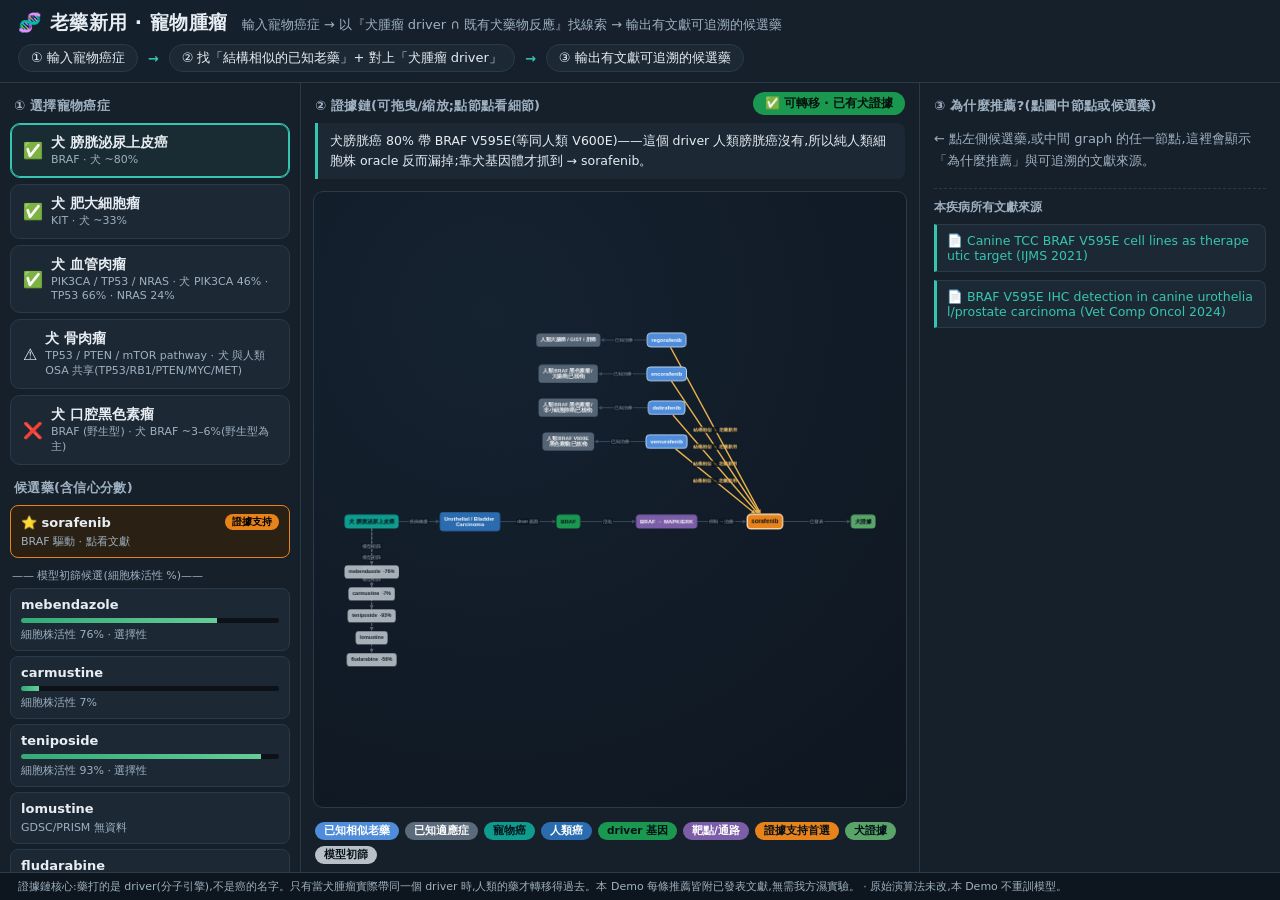
<file: index.html>
<!DOCTYPE html>
<html lang="zh-Hant">
<head>
<meta charset="UTF-8">
<meta name="viewport" content="width=device-width, initial-scale=1.0">
<title>老藥新用 · 寵物腫瘤 — 跨物種分子證據鏈</title>
<link rel="stylesheet" href="style.css">
<script src="vendor/cytoscape.min.js"></script>
<script>window.cytoscape||document.write('<script src="https://unpkg.com/cytoscape@3.30.2/dist/cytoscape.min.js"><\/script>');</script>
</head>
<body>
<header id="topbar">
  <div class="brand">
    <h1 id="app-title">🧬 老藥新用 · 寵物腫瘤</h1>
    <p id="app-subtitle"></p>
  </div>
  <div class="story" id="story-strip">
    <span class="story-step">① 輸入寵物癌症</span>
    <span class="arrow">→</span>
    <span class="story-step">② 找「結構相似的已知老藥」+ 對上「犬腫瘤 driver」</span>
    <span class="arrow">→</span>
    <span class="story-step">③ 輸出有文獻可追溯的候選藥</span>
  </div>
</header>

<main id="layout">
  <!-- 左:疾病選擇 + 候選清單 -->
  <aside id="left">
    <h2 class="panel-title">① 選擇寵物癌症</h2>
    <div id="disease-list"></div>
    <h2 class="panel-title">候選藥(含信心分數)</h2>
    <div id="candidate-list"></div>
  </aside>

  <!-- 中:互動證據鏈 graph -->
  <section id="center">
    <div id="center-head">
      <h2 class="panel-title" id="graph-title">② 證據鏈(可拖曳/縮放;點節點看細節)</h2>
      <div id="tier-badge"></div>
    </div>
    <div id="storyline"></div>
    <div id="cy"></div>
    <div id="legend">
      <span class="lg lg-sibling">已知相似老藥</span>
      <span class="lg lg-indication">已知適應症</span>
      <span class="lg lg-pet">寵物癌</span>
      <span class="lg lg-human">人類癌</span>
      <span class="lg lg-driver">driver 基因</span>
      <span class="lg lg-pathway">靶點/通路</span>
      <span class="lg lg-drug_rec">證據支持首選</span>
      <span class="lg lg-evidence">犬證據</span>
      <span class="lg lg-drug_model">模型初篩</span>
    </div>
  </section>

  <!-- 右:證據面板 -->
  <aside id="right">
    <h2 class="panel-title">③ 為什麼推薦?(點圖中節點或候選藥)</h2>
    <div id="evidence-panel">
      <p class="hint">← 點左側候選藥,或中間 graph 的任一節點,這裡會顯示「為什麼推薦」與可追溯的文獻來源。</p>
    </div>
  </aside>
</main>

<footer id="footer">
  <span id="footer-note"></span>
</footer>

<script src="app.js"></script>
</body>
</html>
</file>
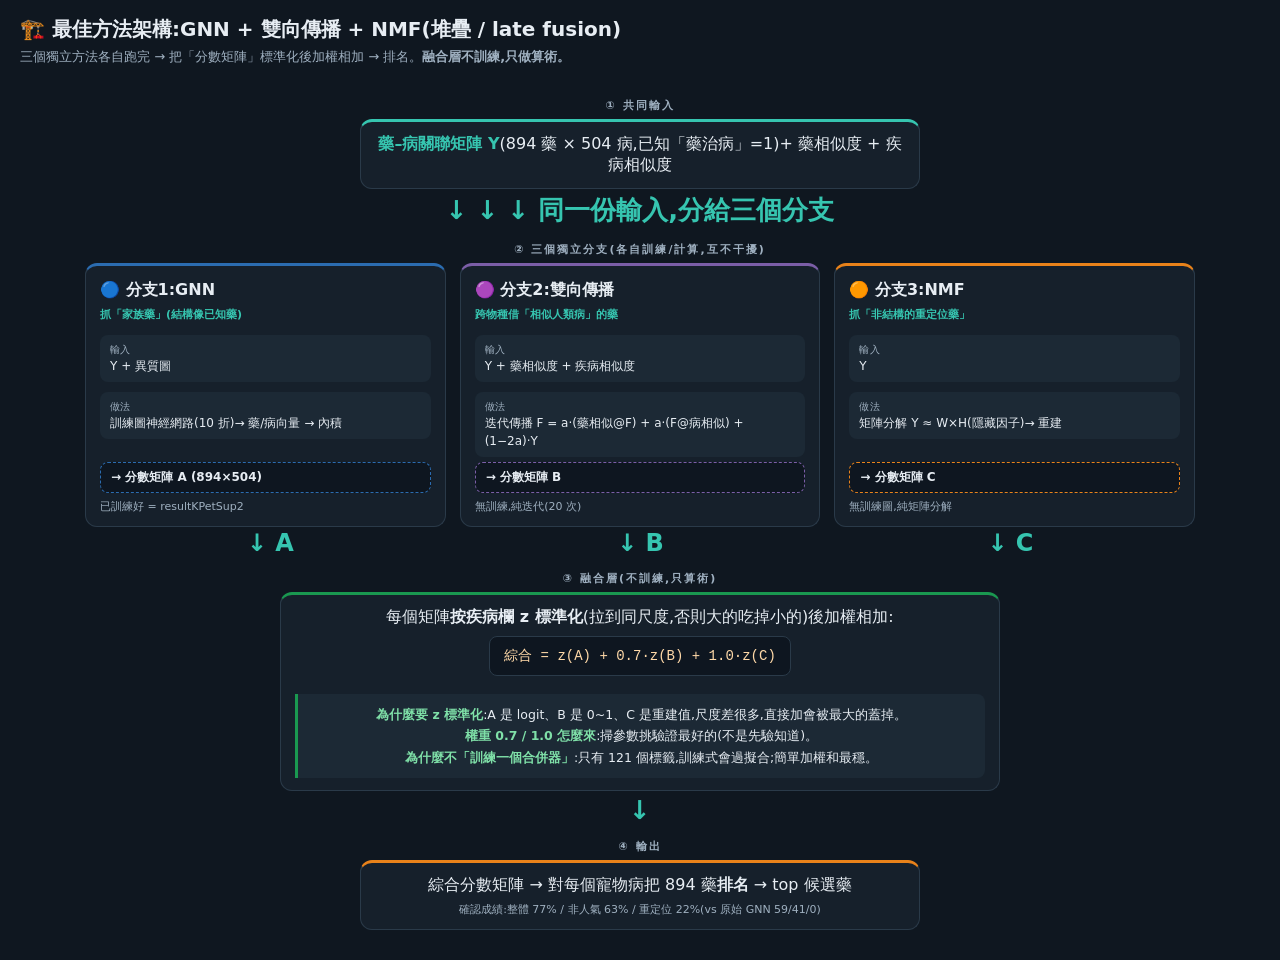
<file: architecture.html>
<!DOCTYPE html>
<html lang="zh-Hant">
<head>
<meta charset="UTF-8">
<meta name="viewport" content="width=device-width, initial-scale=1.0">
<title>最佳方法架構:GNN + 雙向傳播 + NMF 堆疊</title>
<style>
  :root{--bg:#0f1720;--card:#16202b;--card2:#1c2935;--ink:#e7edf3;--muted:#9fb0c0;--line:#2a3a49;
        --g:#2b6cb0;--p:#7b5ea7;--n:#e8821a;--acc:#36c5b0;--fuse:#1a9850}
  *{box-sizing:border-box}
  html,body{margin:0;background:var(--bg);color:var(--ink);font-family:"Noto Sans TC",system-ui,sans-serif}
  header{padding:16px 20px 4px}
  h1{margin:0;font-size:20px}
  .sub{color:var(--muted);font-size:13px;margin-top:5px}
  .wrap{padding:14px 20px 30px;max-width:1150px;margin:0 auto}
  .stage-label{font-size:11px;color:var(--muted);letter-spacing:2px;font-weight:700;margin:14px 0 6px;text-align:center}
  .box{background:var(--card);border:1px solid var(--line);border-radius:12px;padding:12px 14px}
  .input{max-width:560px;margin:0 auto;text-align:center;border-top:3px solid var(--acc)}
  .input b{color:var(--acc)}
  .branches{display:flex;gap:14px;margin-top:4px}
  .branch{flex:1 1 0;border-top:3px solid var(--x);display:flex;flex-direction:column}
  .b1{--x:var(--g)} .b2{--x:var(--p)} .b3{--x:var(--n)}
  .branch h3{margin:2px 0 6px;font-size:16px}
  .branch .role{font-size:11px;color:var(--acc);font-weight:700;margin-bottom:8px}
  .step{background:var(--card2);border-radius:8px;padding:7px 10px;margin:5px 0;font-size:12px;line-height:1.5}
  .step .k{color:var(--muted);font-size:10px;display:block;letter-spacing:.3px}
  .out{background:#0e1620;border:1px dashed var(--x);border-radius:8px;padding:6px 10px;margin-top:auto;font-size:12px;font-weight:700}
  .captures{font-size:11px;color:var(--muted);margin-top:6px}
  .arrows{display:flex;justify-content:space-around;color:var(--acc);font-size:24px;font-weight:800;margin:2px 0}
  .fuse{max-width:720px;margin:0 auto;border-top:3px solid var(--fuse);text-align:center}
  .formula{background:#0e1620;border:1px solid var(--line);border-radius:8px;padding:10px 14px;margin:8px auto;font-family:ui-monospace,monospace;font-size:14px;color:#ffd9a8;display:inline-block}
  .note{margin:10px auto 0;max-width:820px;background:var(--card2);border-left:3px solid var(--fuse);border-radius:0 8px 8px 0;padding:10px 14px;font-size:12.5px;line-height:1.7}
  .note b{color:#7fe0a8}
  .output{max-width:560px;margin:0 auto;text-align:center;border-top:3px solid var(--n)}
  .down{text-align:center;color:var(--acc);font-size:26px;font-weight:800;margin:4px 0}
  @media(max-width:820px){.branches{flex-direction:column}}
</style>
</head>
<body>
<header>
  <h1>🏗️ 最佳方法架構:GNN + 雙向傳播 + NMF(堆疊 / late fusion)</h1>
  <div class="sub">三個獨立方法各自跑完 → 把「分數矩陣」標準化後加權相加 → 排名。<b>融合層不訓練,只做算術。</b></div>
</header>
<div class="wrap">

  <div class="stage-label">① 共同輸入</div>
  <div class="box input">
    <b>藥–病關聯矩陣 Y</b>(894 藥 × 504 病,已知「藥治病」=1)+ 藥相似度 + 疾病相似度
  </div>
  <div class="down">↓ ↓ ↓ 同一份輸入,分給三個分支</div>

  <div class="stage-label">② 三個獨立分支(各自訓練/計算,互不干擾)</div>
  <div class="branches">
    <div class="branch box b1">
      <h3>🔵 分支1:GNN</h3>
      <div class="role">抓「家族藥」(結構像已知藥)</div>
      <div class="step"><span class="k">輸入</span>Y + 異質圖</div>
      <div class="step"><span class="k">做法</span>訓練圖神經網路(10 折)→ 藥/病向量 → 內積</div>
      <div class="out">→ 分數矩陣 A (894×504)</div>
      <div class="captures">已訓練好 = resultKPetSup2</div>
    </div>
    <div class="branch box b2">
      <h3>🟣 分支2:雙向傳播</h3>
      <div class="role">跨物種借「相似人類病」的藥</div>
      <div class="step"><span class="k">輸入</span>Y + 藥相似度 + 疾病相似度</div>
      <div class="step"><span class="k">做法</span>迭代傳播 F = a·(藥相似@F) + a·(F@病相似) + (1−2a)·Y</div>
      <div class="out">→ 分數矩陣 B</div>
      <div class="captures">無訓練,純迭代(20 次)</div>
    </div>
    <div class="branch box b3">
      <h3>🟠 分支3:NMF</h3>
      <div class="role">抓「非結構的重定位藥」</div>
      <div class="step"><span class="k">輸入</span>Y</div>
      <div class="step"><span class="k">做法</span>矩陣分解 Y ≈ W×H(隱藏因子)→ 重建</div>
      <div class="out">→ 分數矩陣 C</div>
      <div class="captures">無訓練圖,純矩陣分解</div>
    </div>
  </div>

  <div class="arrows"><span>↓ A</span><span>↓ B</span><span>↓ C</span></div>

  <div class="stage-label">③ 融合層(不訓練,只算術)</div>
  <div class="box fuse">
    每個矩陣<b>按疾病欄 z 標準化</b>(拉到同尺度,否則大的吃掉小的)後加權相加:
    <div class="formula">綜合 = z(A) + 0.7·z(B) + 1.0·z(C)</div>
    <div class="note">
      <b>為什麼要 z 標準化</b>:A 是 logit、B 是 0~1、C 是重建值,尺度差很多,直接加會被最大的蓋掉。<br>
      <b>權重 0.7 / 1.0 怎麼來</b>:掃參數挑驗證最好的(不是先驗知道)。<br>
      <b>為什麼不「訓練一個合併器」</b>:只有 121 個標籤,訓練式會過擬合;簡單加權和最穩。
    </div>
  </div>

  <div class="down">↓</div>
  <div class="stage-label">④ 輸出</div>
  <div class="box output">
    綜合分數矩陣 → 對每個寵物病把 894 藥<b>排名</b> → top 候選藥
    <div class="captures" style="margin-top:6px">確認成績:整體 77% / 非人氣 63% / 重定位 22%(vs 原始 GNN 59/41/0)</div>
  </div>
</div>
</body>
</html>
</file>
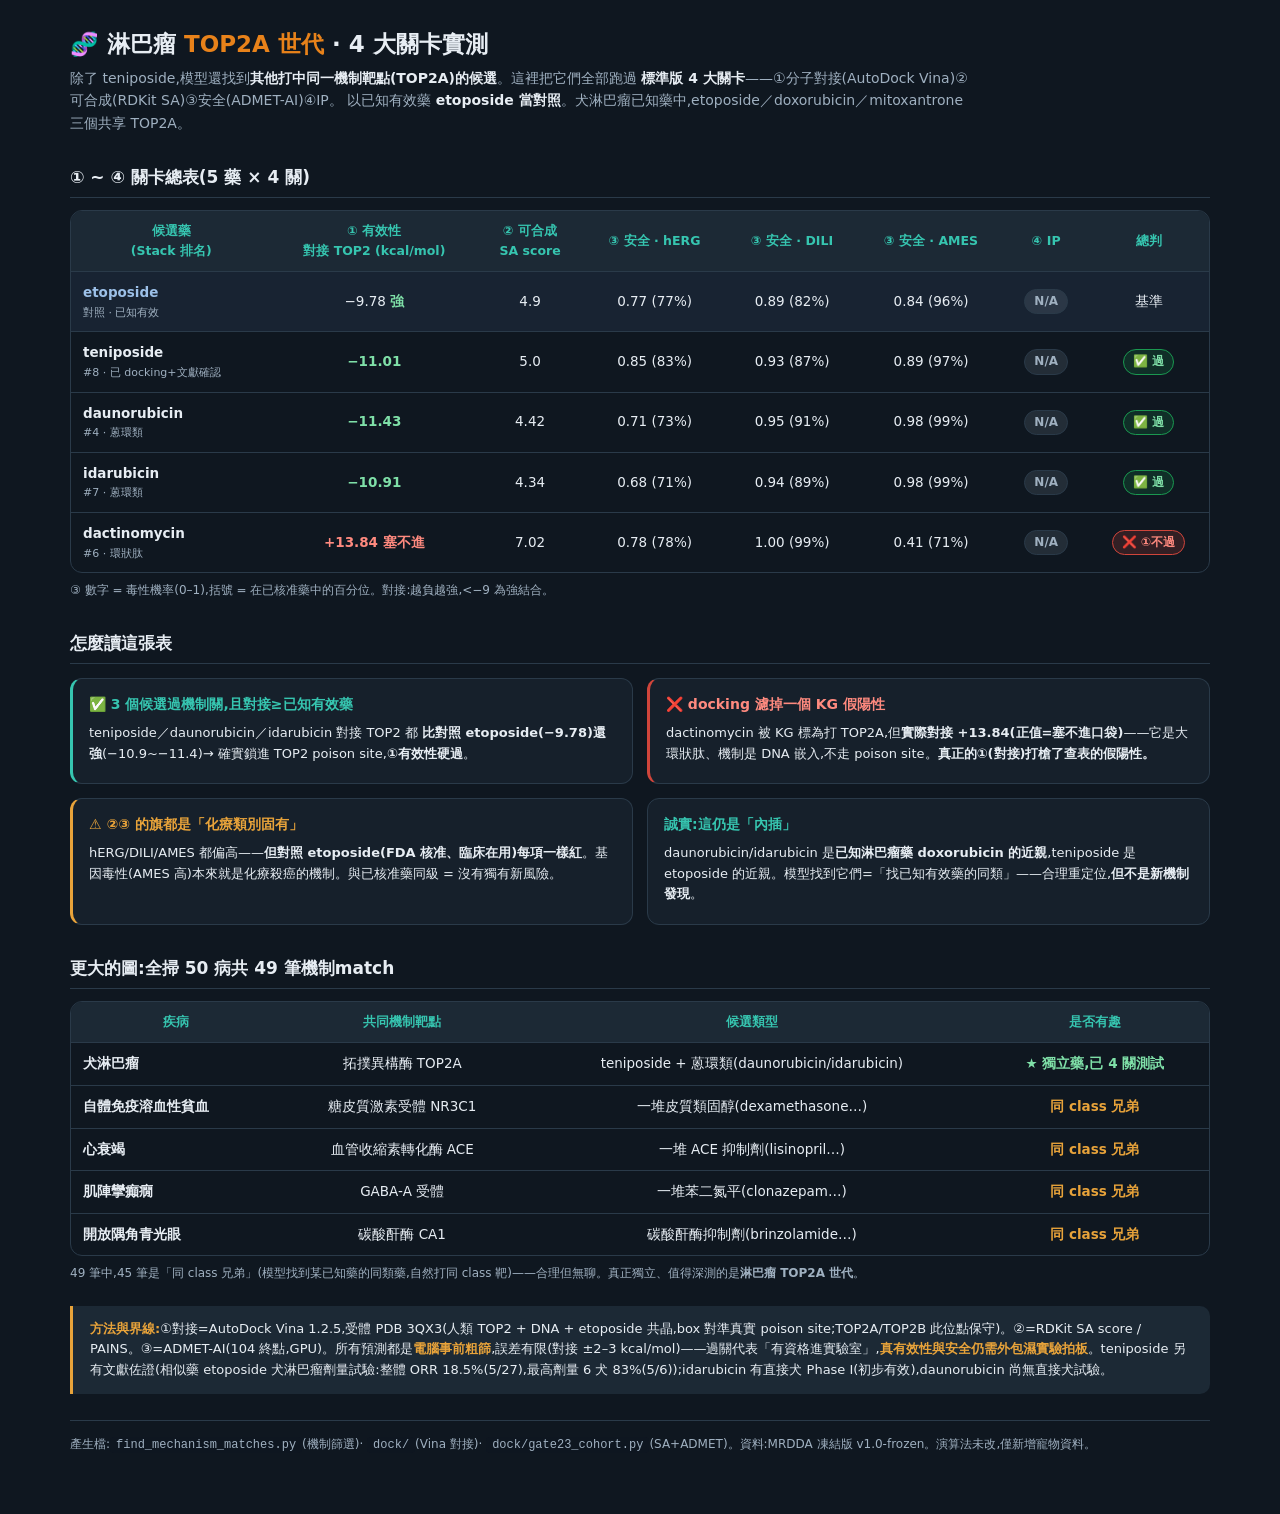
<file: cohort_4gates.html>
<!DOCTYPE html>
<html lang="zh-Hant">
<head>
<meta charset="UTF-8">
<meta name="viewport" content="width=device-width, initial-scale=1.0">
<title>淋巴瘤 TOP2A 世代 · 4 大關卡實測(標準工具)</title>
<style>
  :root{--bg:#0f1720;--card:#16202b;--card2:#1c2935;--ink:#e7edf3;--muted:#9fb0c0;--line:#2a3a49;
        --acc:#36c5b0;--pass:#1a9850;--warn:#e8a33a;--fail:#d0453b;--cand:#e8821a;--ref:#5a7fb0}
  *{box-sizing:border-box}
  html,body{margin:0;background:var(--bg);color:var(--ink);font-family:"Noto Sans TC",system-ui,sans-serif;line-height:1.6}
  .wrap{max-width:1180px;margin:0 auto;padding:26px 20px 60px}
  h1{font-size:23px;margin:0 0 4px}
  h1 .c{color:var(--cand)}
  .sub{color:var(--muted);font-size:14px;margin-bottom:20px;max-width:900px}
  .sub b{color:var(--ink)}
  h2{font-size:17px;margin:30px 0 12px;padding-bottom:6px;border-bottom:1px solid var(--line)}
  .scroll{overflow-x:auto;border:1px solid var(--line);border-radius:12px}
  table{border-collapse:collapse;width:100%;min-width:760px;font-size:13.5px}
  th,td{padding:10px 12px;text-align:center;border-bottom:1px solid var(--line);white-space:nowrap}
  th{background:var(--card2);color:var(--acc);font-weight:700;font-size:12.5px}
  td.drug{text-align:left;font-weight:700}
  tr:last-child td{border-bottom:none}
  .ref td{background:rgba(90,127,176,.12)}
  .ref td.drug{color:#9cc0e8}
  .drug small{display:block;color:var(--muted);font-weight:400;font-size:11px}
  .p{color:#7fe0a8;font-weight:700} .w{color:var(--warn);font-weight:700} .f{color:#ff8a7f;font-weight:700}
  .pill{display:inline-block;padding:2px 9px;border-radius:20px;font-size:12px;font-weight:700}
  .pill.pass{background:rgba(26,153,80,.18);color:#7fe0a8;border:1px solid #1a9850}
  .pill.fail{background:rgba(208,69,59,.18);color:#ff8a7f;border:1px solid #d0453b}
  .pill.na{background:rgba(159,176,192,.14);color:var(--muted);border:1px solid var(--line)}
  .grid{display:grid;grid-template-columns:1fr 1fr;gap:14px;margin-top:14px}
  @media(max-width:720px){.grid{grid-template-columns:1fr}}
  .box{background:var(--card);border:1px solid var(--line);border-radius:12px;padding:14px 16px}
  .box.key{border-left:3px solid var(--acc)}
  .box.fail{border-left:3px solid var(--fail)}
  .box.warn{border-left:3px solid var(--warn)}
  .box h3{margin:0 0 7px;font-size:14px;color:var(--acc)}
  .box.fail h3{color:#ff8a7f} .box.warn h3{color:var(--warn)}
  .box p{margin:5px 0;font-size:13px}
  .note{margin-top:22px;background:var(--card2);border-left:3px solid var(--warn);border-radius:0 10px 10px 0;padding:13px 17px;font-size:13px}
  .note b{color:var(--warn)}
  code{background:#0e1620;padding:1px 6px;border-radius:4px;font-size:12px}
  .foot{margin-top:26px;padding-top:14px;border-top:1px solid var(--line);color:var(--muted);font-size:12px}
  .legend{font-size:12px;color:var(--muted);margin:8px 0 0}
</style>
</head>
<body>
<div class="wrap">
  <h1>🧬 淋巴瘤 <span class="c">TOP2A 世代</span> · 4 大關卡實測</h1>
  <div class="sub">
    除了 teniposide,模型還找到<b>其他打中同一機制靶點(TOP2A)的候選</b>。這裡把它們全部跑過
    <b>標準版 4 大關卡</b>——①分子對接(AutoDock Vina)②可合成(RDKit SA)③安全(ADMET-AI)④IP。
    以已知有效藥 <b>etoposide 當對照</b>。犬淋巴瘤已知藥中,etoposide／doxorubicin／mitoxantrone 三個共享 TOP2A。
  </div>

  <h2>① ~ ④ 關卡總表(5 藥 × 4 關)</h2>
  <div class="scroll">
  <table>
    <tr>
      <th>候選藥<br>(Stack 排名)</th>
      <th>① 有效性<br>對接 TOP2 (kcal/mol)</th>
      <th>② 可合成<br>SA score</th>
      <th>③ 安全 · hERG</th>
      <th>③ 安全 · DILI</th>
      <th>③ 安全 · AMES</th>
      <th>④ IP</th>
      <th>總判</th>
    </tr>
    <tr class="ref">
      <td class="drug">etoposide<small>對照 · 已知有效</small></td>
      <td>−9.78 <span class="p">強</span></td>
      <td>4.9</td>
      <td>0.77 (77%)</td><td>0.89 (82%)</td><td>0.84 (96%)</td>
      <td><span class="pill na">N/A</span></td>
      <td>基準</td>
    </tr>
    <tr>
      <td class="drug">teniposide<small>#8 · 已 docking+文獻確認</small></td>
      <td><span class="p">−11.01</span></td>
      <td>5.0</td>
      <td>0.85 (83%)</td><td>0.93 (87%)</td><td>0.89 (97%)</td>
      <td><span class="pill na">N/A</span></td>
      <td><span class="pill pass">✅ 過</span></td>
    </tr>
    <tr>
      <td class="drug">daunorubicin<small>#4 · 蒽環類</small></td>
      <td><span class="p">−11.43</span></td>
      <td>4.42</td>
      <td>0.71 (73%)</td><td>0.95 (91%)</td><td>0.98 (99%)</td>
      <td><span class="pill na">N/A</span></td>
      <td><span class="pill pass">✅ 過</span></td>
    </tr>
    <tr>
      <td class="drug">idarubicin<small>#7 · 蒽環類</small></td>
      <td><span class="p">−10.91</span></td>
      <td>4.34</td>
      <td>0.68 (71%)</td><td>0.94 (89%)</td><td>0.98 (99%)</td>
      <td><span class="pill na">N/A</span></td>
      <td><span class="pill pass">✅ 過</span></td>
    </tr>
    <tr>
      <td class="drug">dactinomycin<small>#6 · 環狀肽</small></td>
      <td><span class="f">+13.84 塞不進</span></td>
      <td>7.02</td>
      <td>0.78 (78%)</td><td>1.00 (99%)</td><td>0.41 (71%)</td>
      <td><span class="pill na">N/A</span></td>
      <td><span class="pill fail">❌ ①不過</span></td>
    </tr>
  </table>
  </div>
  <p class="legend">③ 數字 = 毒性機率(0–1),括號 = 在已核准藥中的百分位。對接:越負越強,&lt;−9 為強結合。</p>

  <h2>怎麼讀這張表</h2>
  <div class="grid">
    <div class="box key">
      <h3>✅ 3 個候選過機制關,且對接≥已知有效藥</h3>
      <p>teniposide／daunorubicin／idarubicin 對接 TOP2 都 <b>比對照 etoposide(−9.78)還強</b>(−10.9~−11.4)→ 確實鎖進 TOP2 poison site,<b>①有效性硬過</b>。</p>
    </div>
    <div class="box fail">
      <h3>❌ docking 濾掉一個 KG 假陽性</h3>
      <p>dactinomycin 被 KG 標為打 TOP2A,但<b>實際對接 +13.84(正值=塞不進口袋)</b>——它是大環狀肽、機制是 DNA 嵌入,不走 poison site。<b>真正的①(對接)打槍了查表的假陽性。</b></p>
    </div>
    <div class="box warn">
      <h3>⚠️ ②③ 的旗都是「化療類別固有」</h3>
      <p>hERG/DILI/AMES 都偏高——<b>但對照 etoposide(FDA 核准、臨床在用)每項一樣紅</b>。基因毒性(AMES 高)本來就是化療殺癌的機制。與已核准藥同級 = 沒有獨有新風險。</p>
    </div>
    <div class="box">
      <h3>誠實:這仍是「內插」</h3>
      <p>daunorubicin/idarubicin 是<b>已知淋巴瘤藥 doxorubicin 的近親</b>,teniposide 是 etoposide 的近親。模型找到它們=「找已知有效藥的同類」——合理重定位,<b>但不是新機制發現</b>。</p>
    </div>
  </div>

  <h2>更大的圖:全掃 50 病共 49 筆機制match</h2>
  <div class="scroll">
  <table>
    <tr><th>疾病</th><th>共同機制靶點</th><th>候選類型</th><th>是否有趣</th></tr>
    <tr><td class="drug">犬淋巴瘤</td><td>拓撲異構酶 TOP2A</td><td>teniposide + 蒽環類(daunorubicin/idarubicin)</td><td><span class="p">★ 獨立藥,已 4 關測試</span></td></tr>
    <tr><td class="drug">自體免疫溶血性貧血</td><td>糖皮質激素受體 NR3C1</td><td>一堆皮質類固醇(dexamethasone…)</td><td class="w">同 class 兄弟</td></tr>
    <tr><td class="drug">心衰竭</td><td>血管收縮素轉化酶 ACE</td><td>一堆 ACE 抑制劑(lisinopril…)</td><td class="w">同 class 兄弟</td></tr>
    <tr><td class="drug">肌陣攣癲癇</td><td>GABA-A 受體</td><td>一堆苯二氮平(clonazepam…)</td><td class="w">同 class 兄弟</td></tr>
    <tr><td class="drug">開放隅角青光眼</td><td>碳酸酐酶 CA1</td><td>碳酸酐酶抑制劑(brinzolamide…)</td><td class="w">同 class 兄弟</td></tr>
  </table>
  </div>
  <p class="legend">49 筆中,45 筆是「同 class 兄弟」(模型找到某已知藥的同類藥,自然打同 class 靶)——合理但無聊。真正獨立、值得深測的是<b>淋巴瘤 TOP2A 世代</b>。</p>

  <div class="note">
    <b>方法與界線:</b>①對接=AutoDock Vina 1.2.5,受體 PDB 3QX3(人類 TOP2 + DNA + etoposide 共晶,box 對準真實 poison site;TOP2A/TOP2B 此位點保守)。②=RDKit SA score / PAINS。③=ADMET-AI(104 終點,GPU)。所有預測都是<b>電腦事前粗篩</b>,誤差有限(對接 ±2–3 kcal/mol)——過關代表「有資格進實驗室」,<b>真有效性與安全仍需外包濕實驗拍板</b>。teniposide 另有文獻佐證(相似藥 etoposide 犬淋巴瘤劑量試驗:整體 ORR 18.5%(5/27),最高劑量 6 犬 83%(5/6));idarubicin 有直接犬 Phase I(初步有效),daunorubicin 尚無直接犬試驗。
  </div>

  <div class="foot">
    產生檔:<code>find_mechanism_matches.py</code>(機制篩選)· <code>dock/</code>(Vina 對接)· <code>dock/gate23_cohort.py</code>(SA+ADMET)。資料:MRDDA 凍結版 v1.0-frozen。演算法未改,僅新增寵物資料。
  </div>
</div>
</body>
</html>
</file>
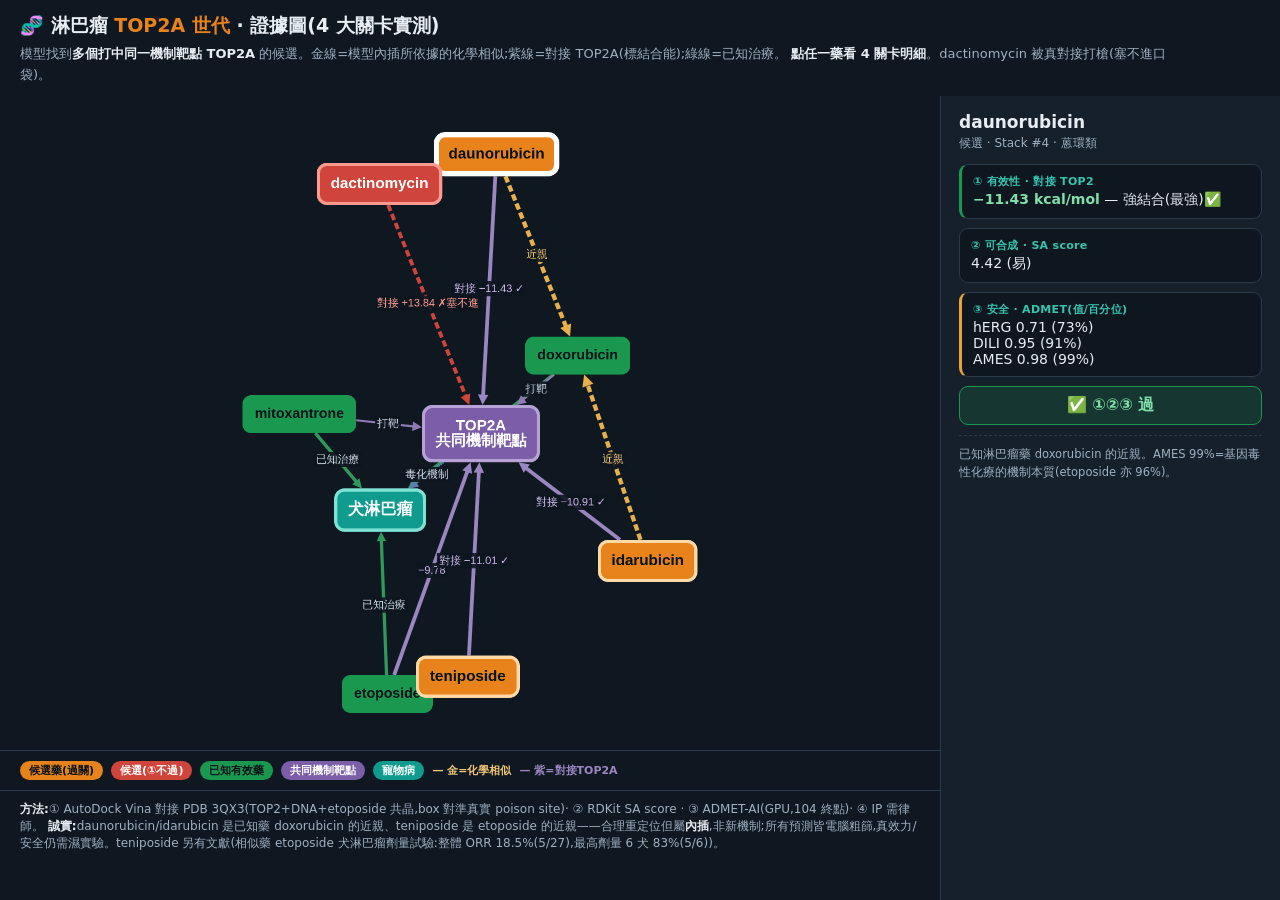
<file: cohort_graph.html>
<!DOCTYPE html>
<html lang="zh-Hant">
<head>
<meta charset="UTF-8">
<meta name="viewport" content="width=device-width, initial-scale=1.0">
<title>淋巴瘤 TOP2A 世代 · 證據圖(4 大關卡)</title>
<script src="vendor/cytoscape.min.js"></script>
<script>window.cytoscape||document.write('<script src="https://unpkg.com/cytoscape@3.30.2/dist/cytoscape.min.js"><\/script>');</script>
<style>
  :root{--bg:#0f1720;--card:#16202b;--ink:#e7edf3;--muted:#9fb0c0;--line:#2a3a49;
        --acc:#36c5b0;--cand:#e8821a;--known:#1a9850;--tgt:#7b5ea7;--dis:#0f9b8e;--fail:#d0453b}
  *{box-sizing:border-box}
  html,body{margin:0;height:100%;background:var(--bg);color:var(--ink);font-family:"Noto Sans TC",system-ui,sans-serif}
  header{padding:13px 20px 8px}
  h1{margin:0;font-size:19px}
  h1 .c{color:var(--cand)}
  .sub{color:var(--muted);font-size:13px;line-height:1.6;margin-top:5px;max-width:1150px}
  .sub b{color:var(--ink)}
  #stage{position:absolute;top:96px;bottom:0;left:0;right:340px}
  #cy{position:absolute;top:0;bottom:150px;left:0;right:0}
  #legend{position:absolute;bottom:110px;left:0;right:0;height:40px;display:flex;gap:8px;align-items:center;
          padding:0 20px;font-size:11px;flex-wrap:wrap;border-top:1px solid var(--line)}
  .lg{padding:2px 9px;border-radius:10px;font-weight:700;color:#06121a}
  .foot{position:absolute;bottom:0;left:0;right:0;height:110px;padding:10px 20px;border-top:1px solid var(--line);
        font-size:12px;color:var(--muted);overflow:auto}
  .foot b{color:var(--ink)}
  /* 右側明細面板 */
  #panel{position:absolute;top:96px;bottom:0;right:0;width:340px;background:var(--card);border-left:1px solid var(--line);
         padding:16px 18px;overflow:auto}
  #panel h2{margin:0 0 3px;font-size:17px}
  #panel .rk{color:var(--muted);font-size:12px;margin-bottom:12px}
  .gate{border:1px solid var(--line);border-radius:9px;padding:9px 11px;margin-bottom:9px;background:#0e1620}
  .gate .lab{font-size:11px;color:var(--acc);font-weight:700;letter-spacing:.3px}
  .gate .val{font-size:14px;margin-top:2px}
  .gate.g1p{border-left:3px solid var(--known)} .gate.g1f{border-left:3px solid var(--fail)}
  .gate.g3{border-left:3px solid #e8a33a}
  .p{color:#7fe0a8;font-weight:700} .f{color:#ff8a7f;font-weight:700}
  .verdict{margin-top:6px;padding:8px 11px;border-radius:9px;font-weight:700;text-align:center}
  .verdict.pass{background:rgba(26,153,80,.18);color:#7fe0a8;border:1px solid #1a9850}
  .verdict.fail{background:rgba(208,69,59,.18);color:#ff8a7f;border:1px solid #d0453b}
  .verdict.ref{background:rgba(90,127,176,.16);color:#9cc0e8;border:1px solid #4a6a90}
  .hint{color:var(--muted);font-size:12.5px;line-height:1.7}
  .note{font-size:11.5px;color:var(--muted);margin-top:10px;line-height:1.6;border-top:1px dashed var(--line);padding-top:9px}
  @media(max-width:820px){#stage{right:0}#panel{position:static;width:auto;height:auto;border-left:none;border-top:1px solid var(--line)}
    #cy{right:0}}
</style>
</head>
<body>
<header>
  <h1>🧬 淋巴瘤 <span class="c">TOP2A 世代</span> · 證據圖(4 大關卡實測)</h1>
  <div class="sub">
    模型找到<b>多個打中同一機制靶點 TOP2A</b> 的候選。金線=模型內插所依據的化學相似;紫線=對接 TOP2A(標結合能);綠線=已知治療。
    <b>點任一藥看 4 關卡明細</b>。dactinomycin 被真對接打槍(塞不進口袋)。
  </div>
</header>

<div id="stage">
  <div id="cy"></div>
  <div id="legend">
    <span class="lg" style="background:#e8821a">候選藥(過關)</span>
    <span class="lg" style="background:#d0453b;color:#fff">候選(①不過)</span>
    <span class="lg" style="background:#1a9850">已知有效藥</span>
    <span class="lg" style="background:#7b5ea7;color:#fff">共同機制靶點</span>
    <span class="lg" style="background:#0f9b8e;color:#fff">寵物病</span>
    <span style="color:#f0c674;font-weight:700">— 金=化學相似</span>
    <span style="color:#9a86c0;font-weight:700">— 紫=對接TOP2A</span>
  </div>
  <div class="foot">
    <b>方法:</b>① AutoDock Vina 對接 PDB 3QX3(TOP2+DNA+etoposide 共晶,box 對準真實 poison site)· ② RDKit SA score · ③ ADMET-AI(GPU,104 終點)· ④ IP 需律師。
    <b>誠實:</b>daunorubicin/idarubicin 是已知藥 doxorubicin 的近親、teniposide 是 etoposide 的近親——合理重定位但屬<b>內插</b>,非新機制;所有預測皆電腦粗篩,真效力/安全仍需濕實驗。teniposide 另有文獻(相似藥 etoposide 犬淋巴瘤劑量試驗:整體 ORR 18.5%(5/27),最高劑量 6 犬 83%(5/6))。
  </div>
</div>

<div id="panel">
  <div id="pcontent">
    <p class="hint">👈 點圖上任一顆藥,看它的<br>① 對接有效性 ② 可合成 ③ ADMET 安全 明細。</p>
    <p class="hint" style="margin-top:14px"><b style="color:#e8821a">teniposide / daunorubicin / idarubicin</b> = ①②③ 過關。<br><b style="color:#ff8a7f">dactinomycin</b> = ① 被對接打槍。</p>
  </div>
</div>

<script>
const GATE={
 etop:{n:"etoposide",cls:"ref",rk:"對照 · 已知有效藥",g1:"−9.78 kcal/mol",g1c:"g1p",g1t:"強結合(驗證設定)",sa:"4.9",herg:"0.77 (77%)",dili:"0.89 (82%)",ames:"0.84 (96%)",v:"ref",vt:"基準(FDA 核准)",note:"docking 對照組:已知結合此口袋,得強分數→證明流程設對。"},
 teni:{n:"teniposide",cls:"cand",rk:"候選 · Stack #8",g1:"−11.01 kcal/mol",g1c:"g1p",g1t:"強結合 ✅",sa:"5.0",herg:"0.85 (83%)",dili:"0.93 (87%)",ames:"0.89 (97%)",v:"pass",vt:"✅ ①②③ 過",note:"另有文獻:相似藥 etoposide 犬淋巴瘤劑量試驗,整體 ORR 18.5%(5/27),最高劑量 6 犬 5/6=83%。模型選它的理由是化學像 etoposide(消融證)。"},
 daun:{n:"daunorubicin",cls:"cand",rk:"候選 · Stack #4 · 蒽環類",g1:"−11.43 kcal/mol",g1c:"g1p",g1t:"強結合(最強)✅",sa:"4.42",herg:"0.71 (73%)",dili:"0.95 (91%)",ames:"0.98 (99%)",v:"pass",vt:"✅ ①②③ 過",note:"已知淋巴瘤藥 doxorubicin 的近親。AMES 99%=基因毒性化療的機制本質(etoposide 亦 96%)。"},
 idar:{n:"idarubicin",cls:"cand",rk:"候選 · Stack #7 · 蒽環類",g1:"−10.91 kcal/mol",g1c:"g1p",g1t:"強結合 ✅",sa:"4.34",herg:"0.68 (71%)",dili:"0.94 (89%)",ames:"0.98 (99%)",v:"pass",vt:"✅ ①②③ 過",note:"doxorubicin 近親,Ro5 全過。毒性旗與 etoposide 同級。"},
 dact:{n:"dactinomycin",cls:"fail",rk:"候選 · Stack #6 · 環狀肽",g1:"+13.84 kcal/mol",g1c:"g1f",g1t:"塞不進口袋 ❌",sa:"7.02",herg:"0.78 (78%)",dili:"1.00 (99%)",ames:"0.41 (71%)",v:"fail",vt:"❌ ① 不過",note:"KG 標它打 TOP2A,但真對接為正值=太大塞不進 poison site(它是 DNA 嵌入劑)。真正的①打槍了查表假陽性。"}
};
function show(id){
 const g=GATE[id]; if(!g) return;
 document.getElementById("pcontent").innerHTML=
  '<h2>'+g.n+'</h2><div class="rk">'+g.rk+'</div>'+
  '<div class="gate '+g.g1c+'"><div class="lab">① 有效性 · 對接 TOP2</div><div class="val"><b class="'+(g.g1c=="g1p"?"p":"f")+'">'+g.g1+'</b> — '+g.g1t+'</div></div>'+
  '<div class="gate"><div class="lab">② 可合成 · SA score</div><div class="val">'+g.sa+(parseFloat(g.sa)<4.5?' (易)':' (偏難,大分子)')+'</div></div>'+
  '<div class="gate g3"><div class="lab">③ 安全 · ADMET(值/百分位)</div><div class="val">hERG '+g.herg+'<br>DILI '+g.dili+'<br>AMES '+g.ames+'</div></div>'+
  '<div class="verdict '+g.v+'">'+g.vt+'</div>'+
  '<div class="note">'+g.note+'</div>';
}
const els=[
  {data:{id:"dis",label:"犬淋巴瘤",t:"dis"}},
  {data:{id:"top2a",label:"TOP2A\n共同機制靶點",t:"tgt"}},
  {data:{id:"etop",label:"etoposide",t:"known"}},
  {data:{id:"doxo",label:"doxorubicin",t:"known"}},
  {data:{id:"mito",label:"mitoxantrone",t:"known"}},
  {data:{id:"teni",label:"teniposide",t:"cand"}},
  {data:{id:"daun",label:"daunorubicin",t:"cand"}},
  {data:{id:"idar",label:"idarubicin",t:"cand"}},
  {data:{id:"dact",label:"dactinomycin",t:"fail"}},
  // 已知藥 → 病(治療)
  {data:{source:"etop",target:"dis",cls:"treat",label:"已知治療"}},
  {data:{source:"doxo",target:"dis",cls:"treat",label:"已知治療"}},
  {data:{source:"mito",target:"dis",cls:"treat",label:"已知治療"}},
  // 所有藥 → TOP2A(對接分數)
  {data:{source:"etop",target:"top2a",cls:"dockp",label:"−9.78"}},
  {data:{source:"doxo",target:"top2a",cls:"tgt",label:"打靶"}},
  {data:{source:"mito",target:"top2a",cls:"tgt",label:"打靶"}},
  {data:{source:"teni",target:"top2a",cls:"dockp",label:"對接 −11.01 ✓"}},
  {data:{source:"daun",target:"top2a",cls:"dockp",label:"對接 −11.43 ✓"}},
  {data:{source:"idar",target:"top2a",cls:"dockp",label:"對接 −10.91 ✓"}},
  {data:{source:"dact",target:"top2a",cls:"dockf",label:"對接 +13.84 ✗塞不進"}},
  // TOP2A → 病(機制)
  {data:{source:"top2a",target:"dis",cls:"mech",label:"毒化機制"}},
  // 候選 → 近親已知藥(化學相似,金線)
  {data:{source:"teni",target:"etop",cls:"sim",label:"相似 0.93"}},
  {data:{source:"daun",target:"doxo",cls:"sim",label:"近親"}},
  {data:{source:"idar",target:"doxo",cls:"sim",label:"近親"}},
];
const COL={dis:"#0f9b8e",tgt:"#7b5ea7",known:"#1a9850",cand:"#e8821a",fail:"#d0453b"};
const cy=cytoscape({
  container:document.getElementById("cy"), elements:els,
  layout:{name:"cose",animate:false,padding:36,nodeRepulsion:14000,idealEdgeLength:120,gravity:.3,nodeOverlap:24},
  style:[
    {selector:"node",style:{"label":"data(label)","text-valign":"center","text-halign":"center","color":"#06121a",
      "font-size":"13px","font-weight":700,"shape":"round-rectangle","width":"label","height":"label",
      "padding":"11px","text-wrap":"wrap","text-max-width":"110px"}},
    ...Object.entries(COL).map(([t,c])=>({selector:'node[t="'+t+'"]',style:{"background-color":c,
      "color":(t==="dis"||t==="tgt"||t==="fail")?"#fff":"#06121a"}})),
    {selector:'node[t="cand"]',style:{"border-width":3,"border-color":"#ffd9a8","font-size":"14px"}},
    {selector:'node[t="fail"]',style:{"border-width":3,"border-color":"#ff9a90","font-size":"14px"}},
    {selector:'node[t="dis"]',style:{"border-width":3,"border-color":"#7fe3d4","font-size":"15px"}},
    {selector:'node[t="tgt"]',style:{"border-width":3,"border-color":"#b6a2d6","font-size":"14px"}},
    {selector:"edge",style:{"label":"data(label)","font-size":"10px","color":"#c8d4de","text-background-color":"#0e1620",
      "text-background-opacity":.9,"text-background-padding":"2px","width":2,"curve-style":"bezier",
      "target-arrow-shape":"triangle","line-color":"#3a4d5e","target-arrow-color":"#3a4d5e"}},
    {selector:'edge[cls="sim"]',style:{"line-color":"#e8b04b","target-arrow-color":"#e8b04b","width":4,"color":"#f0c674","line-style":"dashed"}},
    {selector:'edge[cls="tgt"]',style:{"line-color":"#8f7ab5","target-arrow-color":"#8f7ab5"}},
    {selector:'edge[cls="dockp"]',style:{"line-color":"#9a86c0","target-arrow-color":"#9a86c0","width":3.5,"color":"#c9b8e6"}},
    {selector:'edge[cls="dockf"]',style:{"line-color":"#d0453b","target-arrow-color":"#d0453b","width":3.5,"color":"#ff9a90","line-style":"dashed"}},
    {selector:'edge[cls="treat"]',style:{"line-color":"#2f9a5a","target-arrow-color":"#2f9a5a","width":3}},
    {selector:'edge[cls="mech"]',style:{"line-color":"#5a7fb0","target-arrow-color":"#5a7fb0","line-style":"dotted","width":2.5}},
    {selector:'node.sel',style:{"border-width":5,"border-color":"#fff"}},
  ]
});
cy.on("tap","node",function(e){ cy.nodes().removeClass("sel"); e.target.addClass("sel"); show(e.target.id()); });
show("daun");  // 預設顯示最強的
cy.getElementById("daun").addClass("sel");
</script>
</body>
</html>
</file>
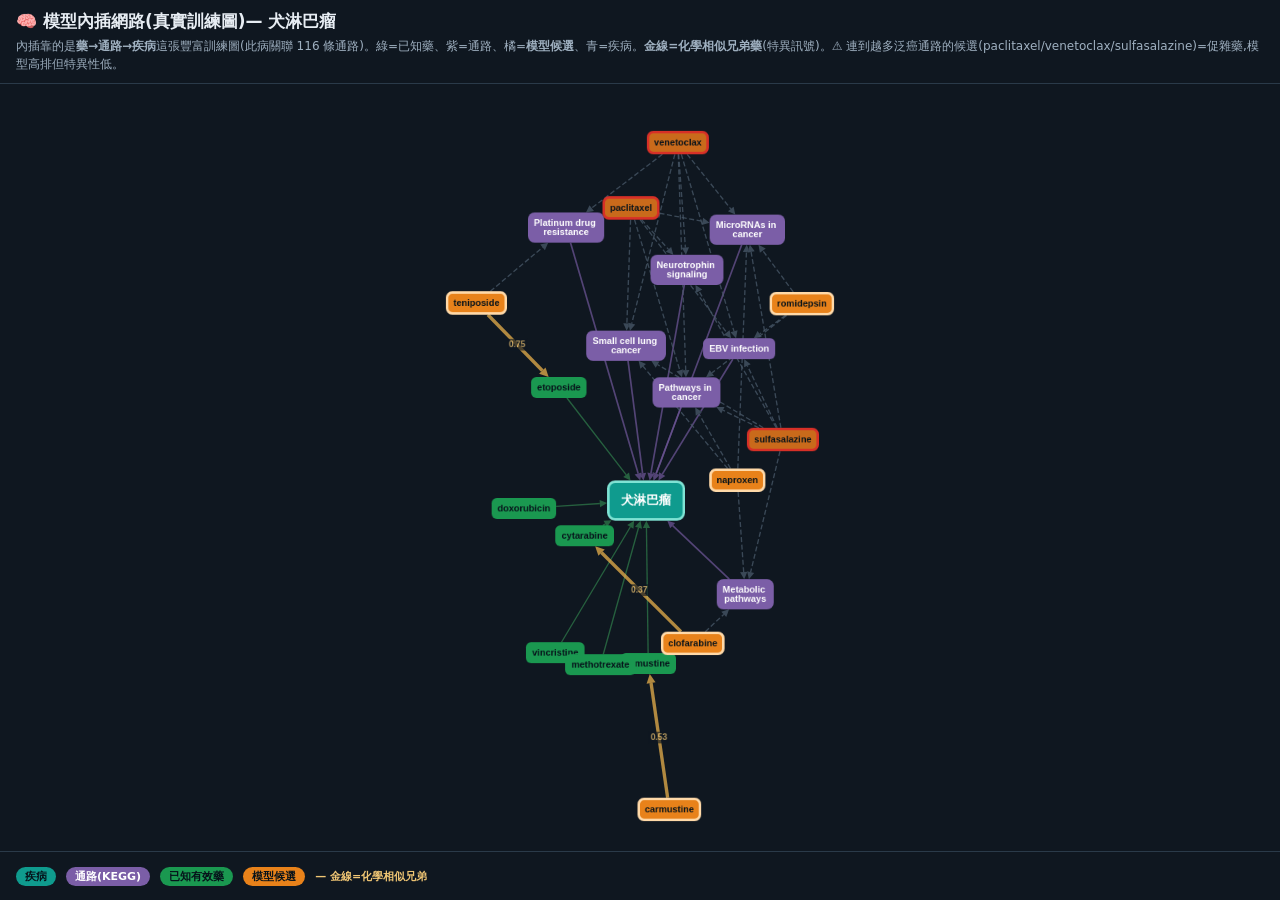
<file: mechanism_preview.html>
<!DOCTYPE html>
<html lang="zh-Hant">
<head>
<meta charset="UTF-8">
<meta name="viewport" content="width=device-width, initial-scale=1.0">
<title>模型內插網路(真實訓練圖)— 犬淋巴瘤</title>
<script src="vendor/cytoscape.min.js"></script>
<style>
  html,body{margin:0;height:100%;background:#0f1720;color:#e7edf3;font-family:"Noto Sans TC",system-ui,sans-serif}
  header{padding:10px 16px;border-bottom:1px solid #2a3a49}
  h1{margin:0;font-size:17px}
  .note{font-size:12px;color:#9fb0c0;margin-top:4px;line-height:1.5}
  #cy{position:absolute;top:100px;bottom:48px;left:0;right:0}
  #legend{position:absolute;bottom:0;left:0;right:0;height:48px;display:flex;gap:10px;align-items:center;padding:0 16px;border-top:1px solid #2a3a49;font-size:11px;flex-wrap:wrap}
  .lg{padding:2px 9px;border-radius:10px;font-weight:700;color:#06121a}
</style>
</head>
<body>
<header>
  <h1>🧠 模型內插網路(真實訓練圖)— 犬淋巴瘤</h1>
  <div class="note">內插靠的是<b>藥→通路→疾病</b>這張豐富訓練圖(此病關聯 116 條通路)。綠=已知藥、紫=通路、橘=<b>模型候選</b>、青=疾病。<b>金線=化學相似兄弟藥</b>(特異訊號)。⚠️ 連到越多泛癌通路的候選(paclitaxel/venetoclax/sulfasalazine)=促雜藥,模型高排但特異性低。</div>
</header>
<div id="cy"></div>
<div id="legend">
  <span class="lg" style="background:#0f9b8e">疾病</span>
  <span class="lg" style="background:#7b5ea7;color:#fff">通路(KEGG)</span>
  <span class="lg" style="background:#1a9850">已知有效藥</span>
  <span class="lg" style="background:#e8821a">模型候選</span>
  <span style="color:#f0c674;font-weight:700">— 金線=化學相似兄弟</span>
</div>
<script>
const HUBS=[['hsa05206','MicroRNAs in cancer'],['hsa05200','Pathways in cancer'],
 ['hsa05222','Small cell lung cancer'],['hsa05169','EBV infection'],
 ['hsa01524','Platinum drug resistance'],['hsa01100','Metabolic pathways'],
 ['hsa04722','Neurotrophin signaling']];
const CAND={teniposide:['hsa01524'],carmustine:[],clofarabine:['hsa01100'],
 paclitaxel:['hsa05206','hsa05169','hsa01524','hsa04722','hsa05200','hsa05222'],
 romidepsin:['hsa05206','hsa05169','hsa05200'],
 venetoclax:['hsa05206','hsa05169','hsa01524','hsa04722','hsa05200','hsa05222'],
 naproxen:['hsa05206','hsa01100','hsa05222','hsa05200'],
 sulfasalazine:['hsa05206','hsa01100','hsa05169','hsa04722','hsa05200','hsa05222']};
const KNOWN=['etoposide','doxorubicin','cytarabine','lomustine','vincristine','methotrexate'];
const SIM=[['teniposide','etoposide','0.75'],['carmustine','lomustine','0.53'],['clofarabine','cytarabine','0.37']];
const els=[{data:{id:'dis',label:'犬淋巴瘤',t:'dis'}}];
HUBS.forEach(([id,nm])=>{ els.push({data:{id,label:nm,t:'path'}}); els.push({data:{id:'e_'+id,source:id,target:'dis',cls:'pd'}}); });
KNOWN.forEach(k=>{ els.push({data:{id:k,label:k,t:'known'}}); els.push({data:{id:'t_'+k,source:k,target:'dis',cls:'treat'}}); });
Object.entries(CAND).forEach(([c,ps])=>{
  els.push({data:{id:c,label:c,t:'cand',deg:ps.length}});
  ps.forEach(p=>els.push({data:{id:'c_'+c+'_'+p,source:c,target:p,cls:'cp'}}));
});
SIM.forEach(([c,k,v])=>els.push({data:{id:'s_'+c,source:c,target:k,label:v,cls:'sim'}}));
const COL={dis:'#0f9b8e',path:'#7b5ea7',known:'#1a9850',cand:'#e8821a'};
cytoscape({
  container:document.getElementById('cy'), elements:els,
  layout:{name:'cose',animate:false,padding:30,nodeRepulsion:9000,idealEdgeLength:90,nodeOverlap:16,gravity:.3},
  style:[
    {selector:'node',style:{'label':'data(label)','text-wrap':'wrap','text-valign':'center','text-halign':'center',
      'text-max-width':'96px','shape':'round-rectangle','width':'label','height':'label','padding':'7px',
      'font-size':'11px','font-weight':600,'color':'#06121a'}},
    ...Object.entries(COL).map(([t,c])=>({selector:`node[t="${t}"]`,style:{'background-color':c,'color':(t==='path'||t==='dis')?'#fff':'#06121a'}})),
    {selector:'node[t="dis"]',style:{'font-size':'15px','font-weight':700,'padding':'15px','border-width':3,'border-color':'#7fe3d4'}},
    {selector:'node[t="cand"]',style:{'border-width':3,'border-color':'#ffd9a8'}},
    {selector:'node[t="cand"][deg>=5]',style:{'background-color':'#c96a1b','border-color':'#d73027','border-width':3}},
    {selector:'edge',style:{'width':1.6,'curve-style':'bezier','target-arrow-shape':'triangle','line-color':'#3a4d5e','target-arrow-color':'#3a4d5e','opacity':.75}},
    {selector:'edge[cls="pd"]',style:{'line-color':'#6b5493','target-arrow-color':'#6b5493','width':2}},
    {selector:'edge[cls="treat"]',style:{'line-color':'#2f7a4a','target-arrow-color':'#2f7a4a'}},
    {selector:'edge[cls="cp"]',style:{'line-color':'#4a5a6a','target-arrow-color':'#4a5a6a','line-style':'dashed'}},
    {selector:'edge[cls="sim"]',style:{'line-color':'#e8b04b','target-arrow-color':'#e8b04b','width':4,'label':'data(label)','font-size':'10px','font-weight':700,'color':'#f0c674','text-background-color':'#0e1620','text-background-opacity':.85,'text-background-padding':'2px'}},
  ]
});
</script>
</body>
</html>
</file>
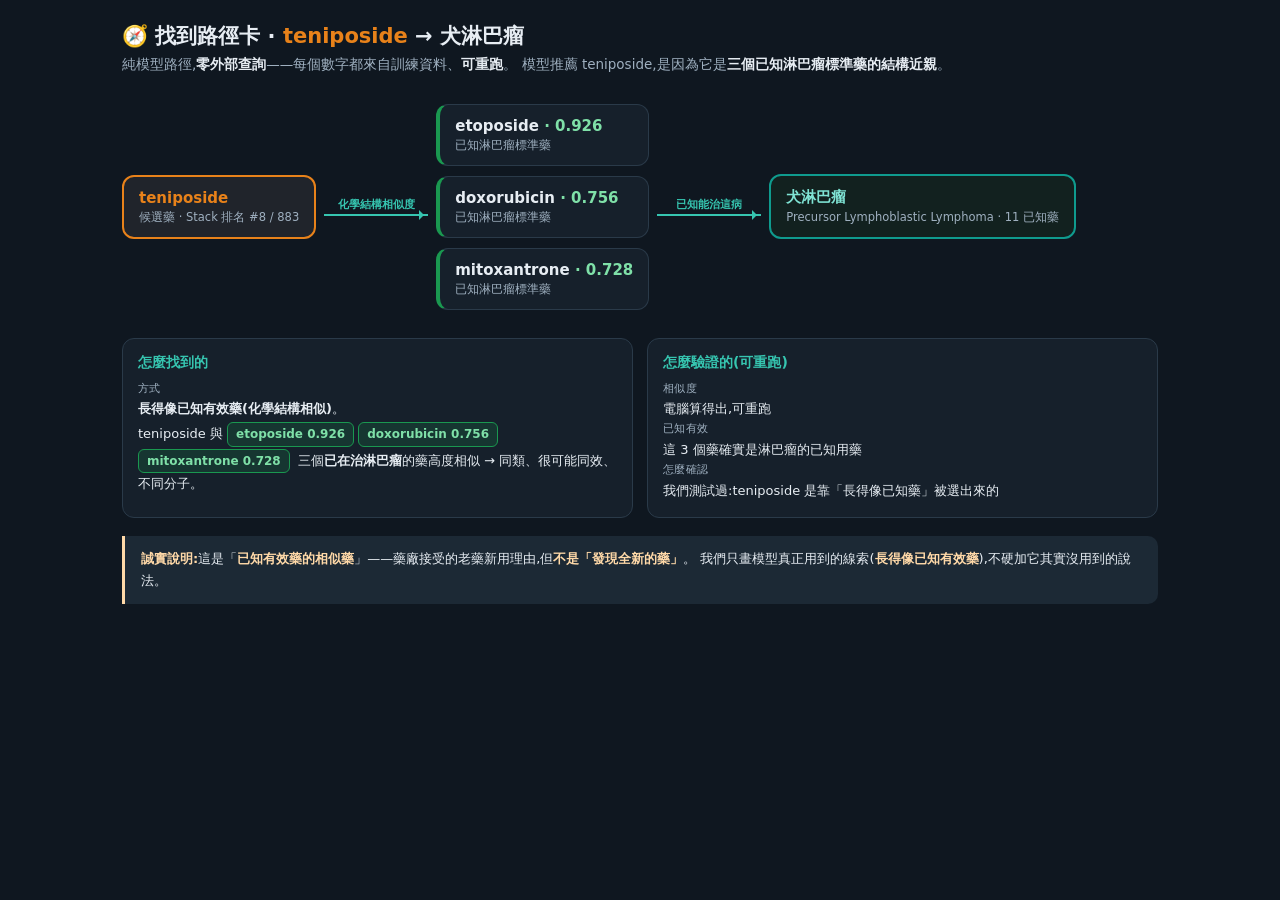
<file: path_card.html>
<!DOCTYPE html>
<html lang="zh-Hant">
<head>
<meta charset="UTF-8">
<meta name="viewport" content="width=device-width, initial-scale=1.0">
<title>找到路徑卡 · teniposide → 犬淋巴瘤(純模型,可驗證)</title>
<style>
  :root{--bg:#0f1720;--card:#16202b;--card2:#1c2935;--ink:#e7edf3;--muted:#9fb0c0;--line:#2a3a49;
        --pet:#0f9b8e;--known:#1a9850;--cand:#e8821a;--acc:#36c5b0;--warn:#ffd9a8}
  *{box-sizing:border-box}
  html,body{margin:0;background:var(--bg);color:var(--ink);font-family:"Noto Sans TC",system-ui,sans-serif}
  .wrap{max-width:1080px;margin:0 auto;padding:22px}
  h1{font-size:21px;margin:0 0 4px}
  .sub{color:var(--muted);font-size:13.5px;line-height:1.6;margin-bottom:18px}
  .sub b{color:var(--ink)}
  .flow{display:flex;align-items:center;gap:0;overflow-x:auto;padding:10px 0 6px}
  .col{display:flex;flex-direction:column;gap:10px;flex:0 0 auto}
  .node{border-radius:12px;padding:12px 15px;min-width:150px;border:1px solid var(--line);background:var(--card)}
  .node .t{font-size:15px;font-weight:700}
  .node .s{font-size:11.5px;color:var(--muted);margin-top:3px}
  .cand{border:2px solid var(--cand);background:#20242b}
  .cand .t{color:var(--cand)}
  .known{border-left:4px solid var(--known)}
  .pet{border:2px solid var(--pet);background:#12211f;min-width:135px}
  .pet .t{color:#7fe3d4}
  .arrow{flex:0 0 auto;display:flex;flex-direction:column;align-items:center;justify-content:center;padding:0 8px;min-width:120px}
  .arrow .lab{font-size:11px;color:var(--acc);font-weight:700;white-space:nowrap;margin-bottom:2px}
  .arrow .ln{width:100%;height:2px;background:var(--acc);position:relative}
  .arrow .ln:after{content:"";position:absolute;right:-1px;top:-4px;border:5px solid transparent;border-left-color:var(--acc)}
  .simhi{color:#7fe0a8} .simlo{color:var(--muted)}
  .panel{display:grid;grid-template-columns:1fr 1fr;gap:14px;margin-top:22px}
  .box{background:var(--card);border:1px solid var(--line);border-radius:12px;padding:15px}
  .box h2{font-size:14px;margin:0 0 8px;color:var(--acc)}
  .box .row{font-size:13px;line-height:1.7;color:var(--ink)}
  .box .k{color:var(--muted);font-size:11px;display:block;letter-spacing:.4px}
  .pill{display:inline-block;background:rgba(26,153,80,.18);color:#7fe0a8;border:1px solid #1a9850;border-radius:6px;padding:1px 8px;font-size:12px;font-weight:700;margin:2px 4px 0 0}
  .note{margin-top:18px;background:var(--card2);border-left:3px solid var(--warn);border-radius:0 10px 10px 0;padding:12px 16px;font-size:13px;line-height:1.7}
  .note b{color:var(--warn)}
  code{background:#0e1620;padding:1px 6px;border-radius:4px;font-size:12px}
</style>
</head>
<body>
<div class="wrap">
  <h1>🧭 找到路徑卡 · <span style="color:var(--cand)">teniposide</span> → 犬淋巴瘤</h1>
  <div class="sub">
    純模型路徑,<b>零外部查詢</b>——每個數字都來自訓練資料、<b>可重跑</b>。
    模型推薦 teniposide,是因為它是<b>三個已知淋巴瘤標準藥的結構近親</b>。
  </div>

  <!-- 路徑:候選 → (相似) → 已知標準藥 → (治療) → 病 -->
  <div class="flow">
    <div class="col">
      <div class="node cand">
        <div class="t">teniposide</div>
        <div class="s">候選藥 · Stack 排名 #8 / 883</div>
      </div>
    </div>

    <div class="arrow">
      <div class="lab">化學結構相似度</div>
      <div class="ln"></div>
    </div>

    <div class="col">
      <div class="node known">
        <div class="t">etoposide <span class="simhi">· 0.926</span></div>
        <div class="s">已知淋巴瘤標準藥</div>
      </div>
      <div class="node known">
        <div class="t">doxorubicin <span class="simhi">· 0.756</span></div>
        <div class="s">已知淋巴瘤標準藥</div>
      </div>
      <div class="node known">
        <div class="t">mitoxantrone <span class="simhi">· 0.728</span></div>
        <div class="s">已知淋巴瘤標準藥</div>
      </div>
    </div>

    <div class="arrow">
      <div class="lab">已知能治這病</div>
      <div class="ln"></div>
    </div>

    <div class="col">
      <div class="node pet">
        <div class="t">犬淋巴瘤</div>
        <div class="s">Precursor Lymphoblastic Lymphoma · 11 已知藥</div>
      </div>
    </div>
  </div>

  <div class="panel">
    <div class="box">
      <h2>怎麼找到的</h2>
      <div class="row">
        <span class="k">方式</span>
        <b>長得像已知有效藥(化學結構相似)</b>。<br>
        teniposide 與 <span class="pill">etoposide 0.926</span><span class="pill">doxorubicin 0.756</span><span class="pill">mitoxantrone 0.728</span>
        三個<b>已在治淋巴瘤</b>的藥高度相似 → 同類、很可能同效、不同分子。
      </div>
    </div>
    <div class="box">
      <h2>怎麼驗證的(可重跑)</h2>
      <div class="row">
        <span class="k">相似度</span>電腦算得出,可重跑<br>
        <span class="k">已知有效</span>這 3 個藥確實是淋巴瘤的已知用藥<br>
        <span class="k">怎麼確認</span>我們測試過:teniposide 是靠「長得像已知藥」被選出來的
      </div>
    </div>
  </div>

  <div class="note">
    <b>誠實說明:</b>這是「<b>已知有效藥的相似藥</b>」——藥廠接受的老藥新用理由,但<b>不是「發現全新的藥」</b>。
    我們只畫模型真正用到的線索(<b>長得像已知有效藥</b>),不硬加它其實沒用到的說法。
  </div>
</div>
</body>
</html>
</file>
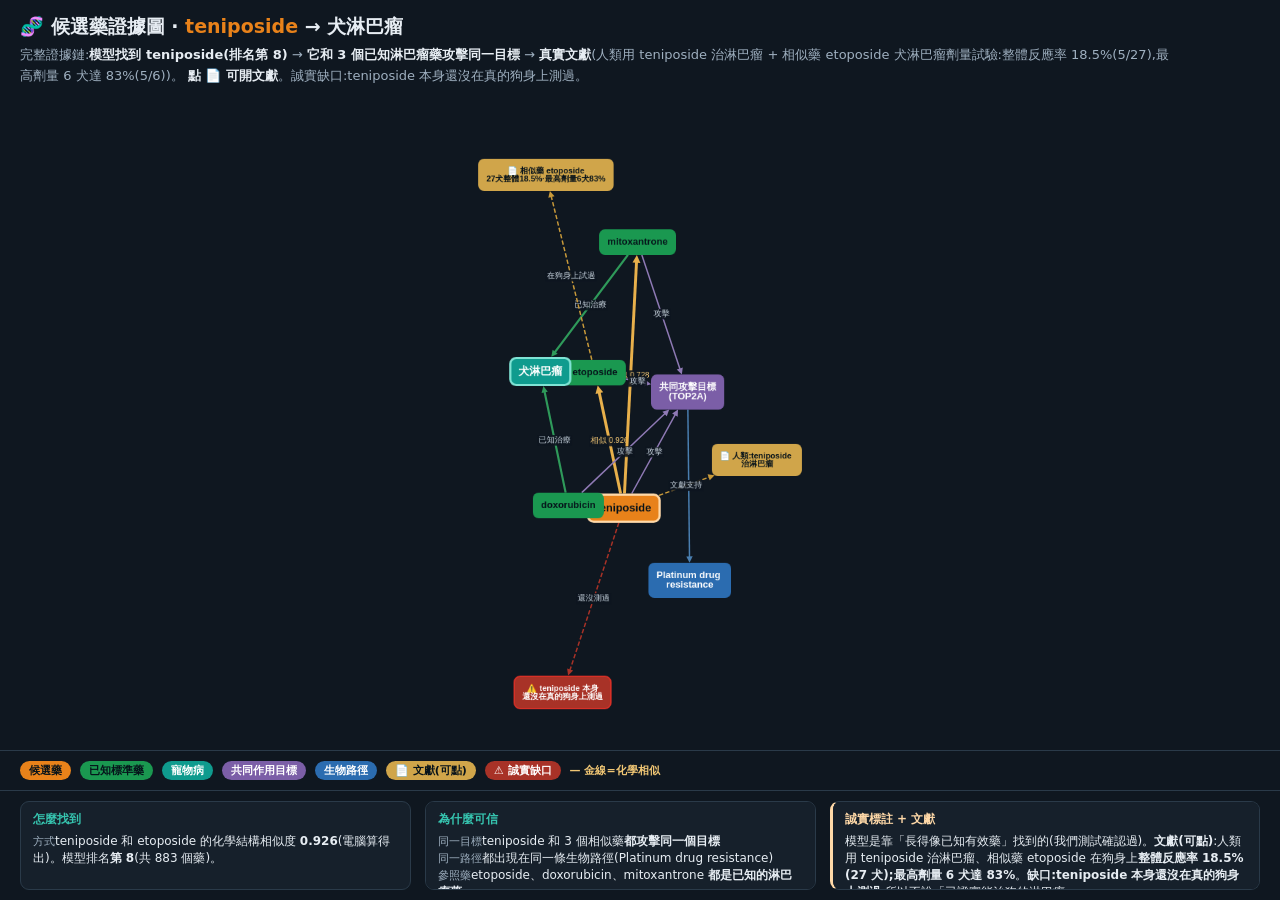
<file: path_card2.html>
<!DOCTYPE html>
<html lang="zh-Hant">
<head>
<meta charset="UTF-8">
<meta name="viewport" content="width=device-width, initial-scale=1.0">
<title>候選藥證據圖 · teniposide → 犬淋巴瘤</title>
<script src="vendor/cytoscape.min.js"></script>
<script>window.cytoscape||document.write('<script src="https://unpkg.com/cytoscape@3.30.2/dist/cytoscape.min.js"><\/script>');</script>
<style>
  :root{--bg:#0f1720;--card:#16202b;--ink:#e7edf3;--muted:#9fb0c0;--line:#2a3a49;--acc:#36c5b0;--warn:#ffd9a8}
  *{box-sizing:border-box}
  html,body{margin:0;height:100%;background:var(--bg);color:var(--ink);font-family:"Noto Sans TC",system-ui,sans-serif}
  header{padding:14px 20px 6px}
  h1{margin:0;font-size:19px}
  h1 .c{color:#e8821a}
  .sub{color:var(--muted);font-size:13px;line-height:1.6;margin-top:5px;max-width:1150px}
  .sub b{color:var(--ink)}
  #cy{position:absolute;top:118px;bottom:150px;left:0;right:0}
  #legend{position:absolute;bottom:110px;left:0;right:0;height:40px;display:flex;gap:9px;align-items:center;padding:0 20px;font-size:11px;flex-wrap:wrap;border-top:1px solid var(--line)}
  .lg{padding:2px 9px;border-radius:10px;font-weight:700;color:#06121a}
  .foot{position:absolute;bottom:0;left:0;right:0;height:110px;padding:10px 20px;border-top:1px solid var(--line);display:grid;grid-template-columns:1fr 1fr 1.1fr;gap:14px;font-size:12px}
  .foot .box{background:var(--card);border:1px solid var(--line);border-radius:9px;padding:9px 12px;overflow:auto}
  .foot h2{margin:0 0 5px;font-size:12px;color:var(--acc)}
  .foot .k{color:var(--muted);font-size:10.5px}
  .warn{border-left:3px solid var(--warn)!important}
  .warn h2{color:var(--warn)}
  code{background:#0e1620;padding:1px 5px;border-radius:4px}
</style>
</head>
<body>
<header>
  <h1>🧬 候選藥證據圖 · <span class="c">teniposide</span> → 犬淋巴瘤</h1>
  <div class="sub">
    完整證據鏈:<b>模型找到 teniposide(排名第 8)</b> → <b>它和 3 個已知淋巴瘤藥攻擊同一目標</b> → <b>真實文獻</b>(人類用 teniposide 治淋巴瘤 + 相似藥 etoposide 犬淋巴瘤劑量試驗:整體反應率 18.5%(5/27),最高劑量 6 犬達 83%(5/6))。
    <b>點 📄 可開文獻</b>。誠實缺口:teniposide 本身還沒在真的狗身上測過。
  </div>
</header>
<div id="cy"></div>
<div id="legend">
  <span class="lg" style="background:#e8821a">候選藥</span>
  <span class="lg" style="background:#1a9850">已知標準藥</span>
  <span class="lg" style="background:#0f9b8e;color:#fff">寵物病</span>
  <span class="lg" style="background:#7b5ea7;color:#fff">共同作用目標</span>
  <span class="lg" style="background:#2b6cb0;color:#fff">生物路徑</span>
  <span class="lg" style="background:#d0a54a">📄 文獻(可點)</span>
  <span class="lg" style="background:#a83227;color:#fff">⚠️ 誠實缺口</span>
  <span style="color:#f0c674;font-weight:700">— 金線=化學相似</span>
</div>
<div class="foot">
  <div class="box"><h2>怎麼找到</h2>
    <span class="k">方式</span>teniposide 和 etoposide 的化學結構相似度 <b>0.926</b>(電腦算得出)。模型排名<b>第 8</b>(共 883 個藥)。</div>
  <div class="box"><h2>為什麼可信</h2>
    <span class="k">同一目標</span>teniposide 和 3 個相似藥<b>都攻擊同一個目標</b><br>
    <span class="k">同一路徑</span>都出現在同一條生物路徑(Platinum drug resistance)<br>
    <span class="k">參照藥</span>etoposide、doxorubicin、mitoxantrone <b>都是已知的淋巴瘤藥</b></div>
  <div class="box warn"><h2>誠實標註 + 文獻</h2>
    模型是靠「長得像已知有效藥」找到的(我們測試確認過)。<b>文獻(可點)</b>:人類用 teniposide 治淋巴瘤、相似藥 etoposide 在狗身上<b>整體反應率 18.5%(27 犬);最高劑量 6 犬達 83%</b>。<b>缺口:teniposide 本身還沒在真的狗身上測過</b>,所以不說「已證實能治狗的淋巴瘤」。</div>
</div>
<script>
const els=[
  // 節點
  {data:{id:"cand",label:"teniposide",t:"cand",sub:"候選 · Stack #8"}},
  {data:{id:"etop",label:"etoposide",t:"known",sub:"淋巴瘤標準藥"}},
  {data:{id:"doxo",label:"doxorubicin",t:"known",sub:"淋巴瘤標準藥"}},
  {data:{id:"mito",label:"mitoxantrone",t:"known",sub:"淋巴瘤標準藥"}},
  {data:{id:"dis",label:"犬淋巴瘤",t:"dis",sub:"11 已知藥(其中 3 個為 teniposide 同類)"}},
  {data:{id:"top2a",label:"共同攻擊目標\n(TOP2A)",t:"prot",sub:"這些藥共同攻擊的目標"}},
  {data:{id:"path",label:"Platinum drug resistance",t:"path",sub:"生物路徑(專有名詞)"}},
  // 邊:候選 →(相似)→ 3 個同類已知藥
  {data:{id:"s1",source:"cand",target:"etop",label:"相似 0.926",cls:"sim"}},
  {data:{id:"s2",source:"cand",target:"doxo",label:"相似 0.756",cls:"sim"}},
  {data:{id:"s3",source:"cand",target:"mito",label:"相似 0.728",cls:"sim"}},
  // 全部 4 個藥 → 共享靶點 TOP2A
  {data:{id:"t0",source:"cand",target:"top2a",label:"攻擊",cls:"tgt"}},
  {data:{id:"t1",source:"etop",target:"top2a",label:"攻擊",cls:"tgt"}},
  {data:{id:"t2",source:"doxo",target:"top2a",label:"攻擊",cls:"tgt"}},
  {data:{id:"t3",source:"mito",target:"top2a",label:"攻擊",cls:"tgt"}},
  // TOP2A → 路徑
  {data:{id:"p1",source:"top2a",target:"path",label:"參與",cls:"pth"}},
  // 3 個已知藥 → 已知治療 → 病
  {data:{id:"tr1",source:"etop",target:"dis",label:"已知治療",cls:"treat"}},
  {data:{id:"tr2",source:"doxo",target:"dis",label:"已知治療",cls:"treat"}},
  {data:{id:"tr3",source:"mito",target:"dis",label:"已知治療",cls:"treat"}},
  // 文獻證據層(可點連結)
  {data:{id:"lit_h",label:"📄 人類:teniposide 治淋巴瘤",t:"lit",url:"https://en.wikipedia.org/wiki/Teniposide"}},
  {data:{id:"lit_d",label:"📄 相似藥 etoposide\n27犬整體18.5%·最高劑量6犬83%",t:"lit",url:"https://pmc.ncbi.nlm.nih.gov/articles/PMC5432161/"}},
  {data:{id:"gap",label:"⚠️ teniposide 本身\n還沒在真的狗身上測過",t:"gap"}},
  {data:{id:"l1",source:"cand",target:"lit_h",label:"文獻支持",cls:"lit"}},
  {data:{id:"l2",source:"etop",target:"lit_d",label:"在狗身上試過",cls:"lit"}},
  {data:{id:"g1",source:"cand",target:"gap",label:"還沒測過",cls:"gap"}},
];
const COL={cand:"#e8821a",known:"#1a9850",dis:"#0f9b8e",prot:"#7b5ea7",path:"#2b6cb0",lit:"#d0a54a",gap:"#a83227"};
const cy=cytoscape({
  container:document.getElementById("cy"), elements:els,
  layout:{name:"cose",animate:false,padding:40,nodeRepulsion:12000,idealEdgeLength:130,gravity:.25,nodeOverlap:20},
  style:[
    {selector:"node",style:{"label":"data(label)","text-valign":"center","text-halign":"center","color":"#06121a",
      "font-size":"13px","font-weight":700,"shape":"round-rectangle","width":"label","height":"label","padding":"11px","text-wrap":"wrap","text-max-width":"120px"}},
    ...Object.entries(COL).map(([t,c])=>({selector:`node[t="${t}"]`,style:{"background-color":c,"color":(t==="dis"||t==="prot"||t==="path")?"#fff":"#06121a"}})),
    {selector:'node[t="cand"]',style:{"border-width":3,"border-color":"#ffd9a8","font-size":"15px"}},
    {selector:'node[t="dis"]',style:{"border-width":3,"border-color":"#7fe3d4","font-size":"15px"}},
    {selector:"edge",style:{"label":"data(label)","font-size":"10.5px","color":"#c8d4de","text-background-color":"#0e1620","text-background-opacity":.9,"text-background-padding":"2px",
      "width":2,"curve-style":"bezier","target-arrow-shape":"triangle","line-color":"#3a4d5e","target-arrow-color":"#3a4d5e"}},
    {selector:'edge[cls="sim"]',style:{"line-color":"#e8b04b","target-arrow-color":"#e8b04b","width":4,"color":"#f0c674"}},
    {selector:'edge[cls="tgt"]',style:{"line-color":"#8f7ab5","target-arrow-color":"#8f7ab5"}},
    {selector:'edge[cls="pth"]',style:{"line-color":"#4a7fb0","target-arrow-color":"#4a7fb0"}},
    {selector:'edge[cls="treat"]',style:{"line-color":"#2f9a5a","target-arrow-color":"#2f9a5a","width":3}},
    {selector:'node[t="lit"]',style:{"color":"#06121a","font-size":"11px","text-max-width":"140px"}},
    {selector:'node[t="gap"]',style:{"color":"#fff","font-size":"11px","text-max-width":"150px","border-width":2,"border-color":"#d73027"}},
    {selector:'edge[cls="lit"]',style:{"line-color":"#c99a3a","target-arrow-color":"#c99a3a","line-style":"dashed"}},
    {selector:'edge[cls="gap"]',style:{"line-color":"#a83227","target-arrow-color":"#a83227","line-style":"dashed"}},
  ]
});
cy.on("tap","node",function(e){var u=e.target.data("url"); if(u) window.open(u,"_blank");});
</script>
</body>
</html>
</file>
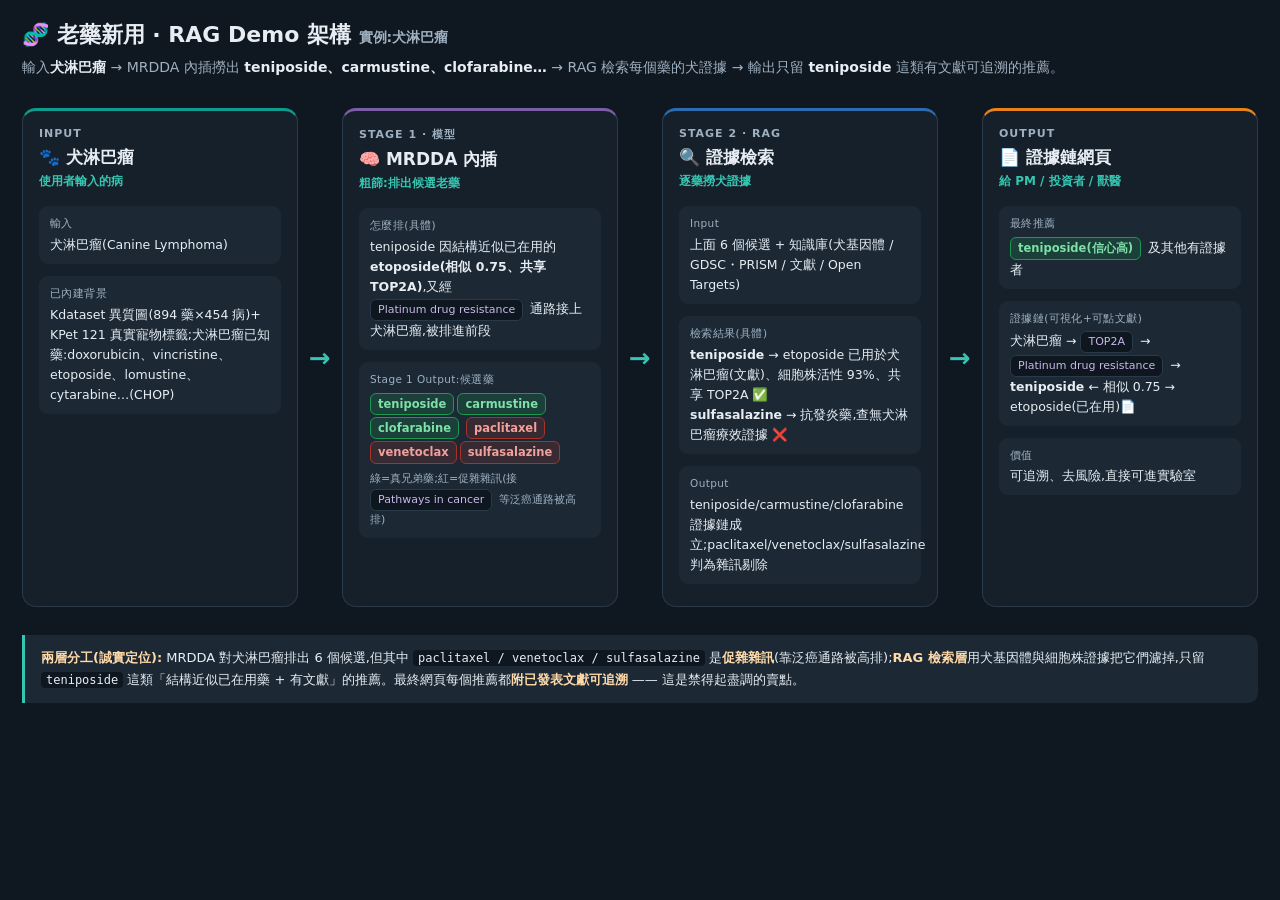
<file: rag_demo.html>
<!DOCTYPE html>
<html lang="zh-Hant">
<head>
<meta charset="UTF-8">
<meta name="viewport" content="width=device-width, initial-scale=1.0">
<title>老藥新用 · RAG Demo 架構(犬淋巴瘤實例)</title>
<style>
  :root{--bg:#0f1720;--card:#16202b;--card2:#1c2935;--ink:#e7edf3;--muted:#9fb0c0;--line:#2a3a49;
        --a:#0f9b8e;--b:#2b6cb0;--c:#7b5ea7;--d:#e8821a;--acc:#36c5b0;--good:#1a9850;--bad:#d73027}
  *{box-sizing:border-box}
  html,body{margin:0;background:var(--bg);color:var(--ink);font-family:"Noto Sans TC",system-ui,sans-serif}
  header{padding:20px 22px 8px}
  h1{margin:0;font-size:22px}
  .sub{color:var(--muted);font-size:14px;margin-top:6px;max-width:1150px;line-height:1.6}
  .sub b{color:var(--ink)}
  .flow{display:flex;gap:0;align-items:stretch;padding:22px;overflow-x:auto}
  .stage{flex:1 1 0;min-width:240px;background:var(--card);border:1px solid var(--line);border-radius:14px;padding:16px;display:flex;flex-direction:column}
  .stage .no{font-size:11px;color:var(--muted);letter-spacing:1px;font-weight:700}
  .stage h2{margin:6px 0 4px;font-size:17px;display:flex;align-items:center;gap:8px}
  .stage .role{font-size:12px;color:var(--acc);font-weight:700;margin-bottom:10px}
  .io{background:var(--card2);border-radius:9px;padding:9px 11px;margin:6px 0;font-size:12.5px;line-height:1.6}
  .io .k{color:var(--muted);font-size:10.5px;display:block;margin-bottom:3px;letter-spacing:.4px}
  .pill{display:inline-block;border-radius:6px;padding:1px 7px;margin:2px 3px 0 0;font-size:11.5px;font-weight:700}
  .good{background:rgba(26,153,80,.2);color:#7fe0a8;border:1px solid #1a9850}
  .bad{background:rgba(215,48,39,.15);color:#f0a19c;border:1px solid #a83227}
  .path{background:#0e1620;border:1px solid var(--line);border-radius:6px;padding:1px 7px;margin:2px 3px 0 0;font-size:11px;display:inline-block;color:#c9b8e6}
  .arrow{flex:0 0 44px;display:flex;align-items:center;justify-content:center;color:var(--acc);font-size:26px;font-weight:800}
  .top{border-top:3px solid var(--x)}
  .s1{--x:var(--a)} .s2{--x:var(--c)} .s3{--x:var(--b)} .s4{--x:var(--d)}
  .note{margin:6px 22px 26px;padding:12px 16px;background:var(--card2);border-left:3px solid var(--acc);border-radius:0 10px 10px 0;font-size:13px;line-height:1.7;max-width:1250px}
  .note b{color:#ffd9a8}
  code{background:#0e1620;padding:1px 5px;border-radius:4px;font-size:12px}
  @media(max-width:900px){.flow{flex-direction:column}.arrow{transform:rotate(90deg);flex-basis:30px}}
</style>
</head>
<body>
<header>
  <h1>🧬 老藥新用 · RAG Demo 架構 <span style="font-size:14px;color:var(--muted)">實例:犬淋巴瘤</span></h1>
  <div class="sub">輸入<b>犬淋巴瘤</b> → MRDDA 內插撈出 <b>teniposide、carmustine、clofarabine…</b> → RAG 檢索每個藥的犬證據 → 輸出只留 <b>teniposide</b> 這類有文獻可追溯的推薦。</div>
</header>

<div class="flow">
  <!-- 1 Input -->
  <div class="stage top s1">
    <span class="no">INPUT</span>
    <h2>🐾 犬淋巴瘤</h2>
    <div class="role">使用者輸入的病</div>
    <div class="io"><span class="k">輸入</span>犬淋巴瘤(Canine Lymphoma)</div>
    <div class="io"><span class="k">已內建背景</span>Kdataset 異質圖(894 藥×454 病)+ KPet 121 真實寵物標籤;犬淋巴瘤已知藥:doxorubicin、vincristine、etoposide、lomustine、cytarabine…(CHOP)</div>
  </div>
  <div class="arrow">→</div>

  <!-- 2 MRDDA -->
  <div class="stage top s2">
    <span class="no">STAGE 1 · 模型</span>
    <h2>🧠 MRDDA 內插</h2>
    <div class="role">粗篩:排出候選老藥</div>
    <div class="io"><span class="k">怎麼排(具體)</span>teniposide 因結構近似已在用的 <b>etoposide(相似 0.75、共享 TOP2A)</b>,又經 <span class="path">Platinum drug resistance</span> 通路接上犬淋巴瘤,被排進前段</div>
    <div class="io"><span class="k">Stage 1 Output:候選藥</span>
      <span class="pill good">teniposide</span><span class="pill good">carmustine</span><span class="pill good">clofarabine</span>
      <span class="pill bad">paclitaxel</span><span class="pill bad">venetoclax</span><span class="pill bad">sulfasalazine</span>
      <div style="margin-top:6px;color:var(--muted);font-size:11px">綠=真兄弟藥;紅=促雜雜訊(接 <span class="path">Pathways in cancer</span> 等泛癌通路被高排)</div>
    </div>
  </div>
  <div class="arrow">→</div>

  <!-- 3 RAG -->
  <div class="stage top s3">
    <span class="no">STAGE 2 · RAG</span>
    <h2>🔍 證據檢索</h2>
    <div class="role">逐藥撈犬證據</div>
    <div class="io"><span class="k">Input</span>上面 6 個候選 + 知識庫(犬基因體 / GDSC・PRISM / 文獻 / Open Targets)</div>
    <div class="io"><span class="k">檢索結果(具體)</span>
      <b>teniposide</b> → etoposide 已用於犬淋巴瘤(文獻)、細胞株活性 93%、共享 TOP2A ✅<br>
      <b>sulfasalazine</b> → 抗發炎藥,查無犬淋巴瘤療效證據 ❌</div>
    <div class="io"><span class="k">Output</span>teniposide/carmustine/clofarabine 證據鏈成立;paclitaxel/venetoclax/sulfasalazine 判為雜訊剔除</div>
  </div>
  <div class="arrow">→</div>

  <!-- 4 Output -->
  <div class="stage top s4">
    <span class="no">OUTPUT</span>
    <h2>📄 證據鏈網頁</h2>
    <div class="role">給 PM / 投資者 / 獸醫</div>
    <div class="io"><span class="k">最終推薦</span><span class="pill good">teniposide(信心高)</span> 及其他有證據者</div>
    <div class="io"><span class="k">證據鏈(可視化+可點文獻)</span>
      犬淋巴瘤 → <span class="path">TOP2A</span> → <span class="path">Platinum drug resistance</span> → <b>teniposide</b> ← 相似 0.75 → etoposide(已在用)📄</div>
    <div class="io"><span class="k">價值</span>可追溯、去風險,直接可進實驗室</div>
  </div>
</div>

<div class="note">
  <b>兩層分工(誠實定位):</b> MRDDA 對犬淋巴瘤排出 6 個候選,但其中 <code>paclitaxel / venetoclax / sulfasalazine</code> 是<b>促雜雜訊</b>(靠泛癌通路被高排);<b>RAG 檢索層</b>用犬基因體與細胞株證據把它們濾掉,只留 <code>teniposide</code> 這類「結構近似已在用藥 + 有文獻」的推薦。最終網頁每個推薦都<b>附已發表文獻可追溯</b> —— 這是禁得起盡調的賣點。
</div>
</body>
</html>
</file>
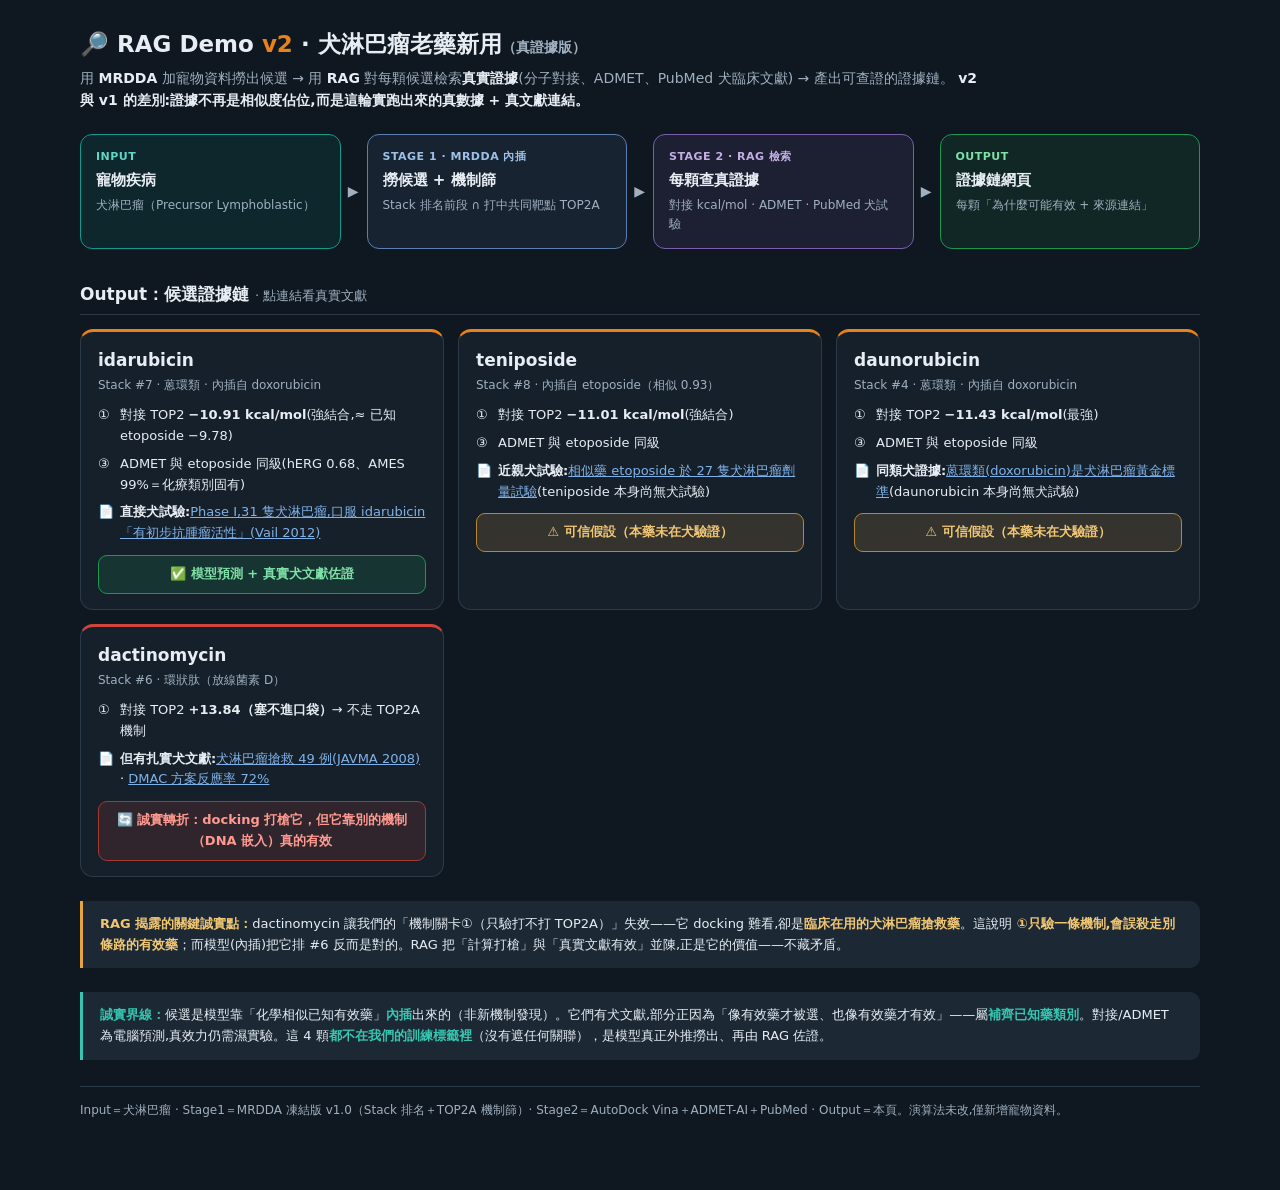
<file: rag_demo_v2.html>
<!DOCTYPE html>
<html lang="zh-Hant">
<head>
<meta charset="UTF-8">
<meta name="viewport" content="width=device-width, initial-scale=1.0">
<title>RAG Demo v2 · 犬淋巴瘤老藥新用(真證據版)</title>
<style>
  :root{--bg:#0f1720;--card:#16202b;--card2:#1c2935;--ink:#e7edf3;--muted:#9fb0c0;--line:#2a3a49;
        --acc:#36c5b0;--cand:#e8821a;--in:#0f9b8e;--s1:#5a7fb0;--s2:#7b5ea7;--out:#1a9850;--fail:#d0453b}
  *{box-sizing:border-box}
  html,body{margin:0;background:var(--bg);color:var(--ink);font-family:"Noto Sans TC",system-ui,sans-serif;line-height:1.6}
  a{color:#7fb2e8}
  .wrap{max-width:1160px;margin:0 auto;padding:26px 20px 70px}
  h1{font-size:23px;margin:0 0 4px}
  h1 .c{color:var(--cand)}
  .sub{color:var(--muted);font-size:14px;max-width:900px;margin-bottom:22px}
  .sub b{color:var(--ink)}
  /* 管線橫幅 */
  .pipe{display:flex;align-items:stretch;gap:0;overflow-x:auto;margin-bottom:8px}
  .stg{flex:1 1 0;min-width:180px;border-radius:12px;padding:13px 15px;margin-right:26px;position:relative;border:1px solid var(--line)}
  .stg:last-child{margin-right:0}
  .stg:after{content:"▶";position:absolute;right:-19px;top:50%;transform:translateY(-50%);color:var(--muted);font-size:14px}
  .stg:last-child:after{content:""}
  .stg .tag{font-size:11px;font-weight:700;letter-spacing:.5px;text-transform:uppercase}
  .stg .ti{font-size:15px;font-weight:700;margin:3px 0 4px}
  .stg .de{font-size:12px;color:var(--muted)}
  .stg.in{background:rgba(15,155,142,.12);border-color:#0f9b8e} .stg.in .tag{color:#5fd6c6}
  .stg.s1{background:rgba(90,127,176,.12);border-color:#5a7fb0} .stg.s1 .tag{color:#9cc0e8}
  .stg.s2{background:rgba(123,94,167,.13);border-color:#7b5ea7} .stg.s2 .tag{color:#c3aee6}
  .stg.out{background:rgba(26,153,80,.12);border-color:#1a9850} .stg.out .tag{color:#7fe0a8}
  h2{font-size:17px;margin:32px 0 6px;padding-bottom:6px;border-bottom:1px solid var(--line)}
  h2 small{color:var(--muted);font-weight:400;font-size:13px}
  .cards{display:grid;grid-template-columns:repeat(auto-fit,minmax(320px,1fr));gap:14px;margin-top:14px}
  .card{background:var(--card);border:1px solid var(--line);border-radius:13px;padding:15px 17px;border-top:3px solid var(--cand)}
  .card.fail{border-top-color:var(--fail)}
  .card h3{margin:0 0 2px;font-size:17px}
  .card .rk{color:var(--muted);font-size:12px;margin-bottom:10px}
  .ev{font-size:13px;margin:7px 0;padding-left:22px;position:relative}
  .ev .ic{position:absolute;left:0;top:0}
  .ev b{color:var(--ink)}
  .p{color:#7fe0a8;font-weight:700} .f{color:#ff8a7f;font-weight:700}
  .verd{margin-top:11px;padding:8px 12px;border-radius:9px;font-weight:700;text-align:center;font-size:13px}
  .verd.pass{background:rgba(26,153,80,.16);color:#7fe0a8;border:1px solid #1a9850}
  .verd.hyp{background:rgba(232,163,58,.14);color:#f0c674;border:1px solid #b9862f}
  .verd.twist{background:rgba(208,69,59,.14);color:#ff9a90;border:1px solid #a5382f}
  .note{margin-top:24px;background:var(--card2);border-left:3px solid var(--acc);border-radius:0 10px 10px 0;padding:13px 17px;font-size:13px}
  .note.warn{border-left-color:#e8a33a} .note.warn b{color:#f0c674}
  .note b{color:var(--acc)}
  .foot{margin-top:26px;padding-top:14px;border-top:1px solid var(--line);color:var(--muted);font-size:12px}
  code{background:#0e1620;padding:1px 6px;border-radius:4px;font-size:12px}
</style>
</head>
<body>
<div class="wrap">
  <h1>🔎 RAG Demo <span class="c">v2</span> · 犬淋巴瘤老藥新用<span style="font-size:14px;color:var(--muted)">（真證據版）</span></h1>
  <div class="sub">
    用 <b>MRDDA</b> 加寵物資料撈出候選 → 用 <b>RAG</b> 對每顆候選檢索<b>真實證據</b>(分子對接、ADMET、PubMed 犬臨床文獻) → 產出可查證的證據鏈。
    <b>v2 與 v1 的差別:證據不再是相似度佔位,而是這輪實跑出來的真數據 + 真文獻連結。</b>
  </div>

  <div class="pipe">
    <div class="stg in"><div class="tag">Input</div><div class="ti">寵物疾病</div><div class="de">犬淋巴瘤（Precursor Lymphoblastic）</div></div>
    <div class="stg s1"><div class="tag">Stage 1 · MRDDA 內插</div><div class="ti">撈候選 + 機制篩</div><div class="de">Stack 排名前段 ∩ 打中共同靶點 TOP2A</div></div>
    <div class="stg s2"><div class="tag">Stage 2 · RAG 檢索</div><div class="ti">每顆查真證據</div><div class="de">對接 kcal/mol · ADMET · PubMed 犬試驗</div></div>
    <div class="stg out"><div class="tag">Output</div><div class="ti">證據鏈網頁</div><div class="de">每顆「為什麼可能有效 + 來源連結」</div></div>
  </div>

  <h2>Output：候選證據鏈 <small>· 點連結看真實文獻</small></h2>
  <div class="cards">

    <div class="card">
      <h3>idarubicin</h3><div class="rk">Stack #7 · 蒽環類 · 內插自 doxorubicin</div>
      <div class="ev"><span class="ic">①</span>對接 TOP2 <b class="p">−10.91 kcal/mol</b>(強結合,≈ 已知 etoposide −9.78)</div>
      <div class="ev"><span class="ic">③</span>ADMET 與 etoposide 同級(hERG 0.68、AMES 99%＝化療類別固有)</div>
      <div class="ev"><span class="ic">📄</span><b>直接犬試驗:</b><a href="https://onlinelibrary.wiley.com/doi/10.1111/j.1939-1676.2012.00896.x" target="_blank">Phase I,31 隻犬淋巴瘤,口服 idarubicin「有初步抗腫瘤活性」(Vail 2012)</a></div>
      <div class="verd pass">✅ 模型預測 + 真實犬文獻佐證</div>
    </div>

    <div class="card">
      <h3>teniposide</h3><div class="rk">Stack #8 · 內插自 etoposide（相似 0.93）</div>
      <div class="ev"><span class="ic">①</span>對接 TOP2 <b class="p">−11.01 kcal/mol</b>(強結合)</div>
      <div class="ev"><span class="ic">③</span>ADMET 與 etoposide 同級</div>
      <div class="ev"><span class="ic">📄</span><b>近親犬試驗:</b><a href="https://www.ncbi.nlm.nih.gov/pmc/articles/PMC5432161/" target="_blank">相似藥 etoposide 於 27 隻犬淋巴瘤劑量試驗</a>(teniposide 本身尚無犬試驗)</div>
      <div class="verd hyp">⚠️ 可信假設（本藥未在犬驗證）</div>
    </div>

    <div class="card">
      <h3>daunorubicin</h3><div class="rk">Stack #4 · 蒽環類 · 內插自 doxorubicin</div>
      <div class="ev"><span class="ic">①</span>對接 TOP2 <b class="p">−11.43 kcal/mol</b>(最強)</div>
      <div class="ev"><span class="ic">③</span>ADMET 與 etoposide 同級</div>
      <div class="ev"><span class="ic">📄</span><b>同類犬證據:</b><a href="https://pubmed.ncbi.nlm.nih.gov/20691026/" target="_blank">蒽環類(doxorubicin)是犬淋巴瘤黃金標準</a>(daunorubicin 本身尚無犬試驗)</div>
      <div class="verd hyp">⚠️ 可信假設（本藥未在犬驗證）</div>
    </div>

    <div class="card fail">
      <h3>dactinomycin</h3><div class="rk">Stack #6 · 環狀肽（放線菌素 D）</div>
      <div class="ev"><span class="ic">①</span>對接 TOP2 <b class="f">+13.84（塞不進口袋）</b>→ 不走 TOP2A 機制</div>
      <div class="ev"><span class="ic">📄</span><b>但有扎實犬文獻:</b><a href="https://pubmed.ncbi.nlm.nih.gov/18673031/" target="_blank">犬淋巴瘤搶救 49 例(JAVMA 2008)</a> · <a href="https://pmc.ncbi.nlm.nih.gov/articles/PMC3894879/" target="_blank">DMAC 方案反應率 72%</a></div>
      <div class="verd twist">🔄 誠實轉折：docking 打槍它，但它靠<b>別的機制（DNA 嵌入）</b>真的有效</div>
    </div>

  </div>

  <div class="note warn">
    <b>RAG 揭露的關鍵誠實點：</b>dactinomycin 讓我們的「機制關卡①（只驗打不打 TOP2A）」失效——它 docking 難看,卻是<b>臨床在用的犬淋巴瘤搶救藥</b>。這說明 <b>①只驗一條機制,會誤殺走別條路的有效藥</b>；而模型(內插)把它排 #6 反而是對的。RAG 把「計算打槍」與「真實文獻有效」並陳,正是它的價值——不藏矛盾。
  </div>

  <div class="note">
    <b>誠實界線：</b>候選是模型靠「化學相似已知有效藥」<b>內插</b>出來的（非新機制發現）。它們有犬文獻,部分正因為「像有效藥才被選、也像有效藥才有效」——屬<b>補齊已知藥類別</b>。對接/ADMET 為電腦預測,真效力仍需濕實驗。這 4 顆<b>都不在我們的訓練標籤裡</b>（沒有遮任何關聯），是模型真正外推撈出、再由 RAG 佐證。
  </div>

  <div class="foot">
    Input＝犬淋巴瘤 · Stage1＝MRDDA 凍結版 v1.0（Stack 排名＋TOP2A 機制篩）· Stage2＝AutoDock Vina＋ADMET-AI＋PubMed · Output＝本頁。演算法未改,僅新增寵物資料。
  </div>
</div>
</body>
</html>
</file>
<file: style.css>
:root{
  --pet:#0f9b8e; --human:#2b6cb0; --driver:#1a9850; --driver-refuted:#9aa0a6;
  --pathway:#7b5ea7; --drug-rec:#e8821a; --evidence:#5aa469; --drug-model:#b9c0c8;
  --refuted:#d73027;
  --bg:#0f1720; --panel:#16202b; --panel2:#1c2935; --ink:#e7edf3; --muted:#9fb0c0;
  --line:#2a3a49; --accent:#36c5b0;
}
*{box-sizing:border-box}
html,body{margin:0;height:100%;font-family:"Noto Sans TC","PingFang TC","Microsoft JhengHei",system-ui,sans-serif;background:var(--bg);color:var(--ink)}
body{display:flex;flex-direction:column;height:100vh;overflow:hidden}

/* header */
#topbar{padding:10px 18px;background:linear-gradient(90deg,#14202c,#16202b);border-bottom:1px solid var(--line);flex:0 0 auto}
.brand{display:flex;align-items:baseline;gap:14px;flex-wrap:wrap}
#app-title{margin:0;font-size:19px;letter-spacing:.5px}
#app-subtitle{margin:0;color:var(--muted);font-size:13px}
.story{margin-top:8px;display:flex;align-items:center;gap:10px;flex-wrap:wrap;font-size:13px}
.story-step{background:var(--panel2);border:1px solid var(--line);border-radius:20px;padding:4px 12px;color:var(--ink)}
.story .arrow{color:var(--accent);font-weight:700}

/* layout */
#layout{flex:1 1 auto;display:grid;grid-template-columns:300px 1fr 360px;gap:1px;background:var(--line);min-height:0}
aside,section{background:var(--panel);overflow-y:auto;min-height:0}
#center{display:flex;flex-direction:column;overflow:hidden}
.panel-title{font-size:13px;text-transform:none;color:var(--muted);margin:14px 14px 8px;font-weight:600;letter-spacing:.3px}

/* disease list */
#disease-list{padding:0 10px}
.disease-item{display:flex;align-items:center;gap:8px;padding:10px 12px;margin:6px 0;border:1px solid var(--line);border-radius:10px;cursor:pointer;background:var(--panel2);transition:.15s}
.disease-item:hover{border-color:var(--accent)}
.disease-item.active{border-color:var(--accent);box-shadow:0 0 0 1px var(--accent) inset;background:#1a2c33}
.disease-item .di-icon{font-size:16px}
.disease-item .di-name{font-size:14px;font-weight:600}
.disease-item .di-sub{font-size:11px;color:var(--muted)}

/* candidate list */
#candidate-list{padding:0 10px 16px}
.cand{padding:8px 10px;margin:5px 0;border:1px solid var(--line);border-radius:8px;background:var(--panel2);cursor:pointer;transition:.15s}
.cand:hover{border-color:var(--accent)}
.cand.headline{border-color:var(--drug-rec);background:#2a2114}
.cand-top{display:flex;justify-content:space-between;align-items:center;gap:6px}
.cand-name{font-size:13px;font-weight:600}
.cand-tag{font-size:10px;padding:1px 7px;border-radius:10px;background:var(--drug-rec);color:#000;font-weight:700}
.cand-tag.mech{background:#2b6cb0;color:#fff}
.cand-bar{height:5px;border-radius:3px;background:#0c1218;margin-top:6px;overflow:hidden}
.cand-bar > i{display:block;height:100%;background:linear-gradient(90deg,#3a7,#6c9)}
.cand-meta{font-size:11px;color:var(--muted);margin-top:4px}

/* storyline + tier */
#storyline{margin:0 14px 6px;font-size:12.5px;color:var(--ink);background:var(--panel2);border-left:3px solid var(--accent);padding:8px 12px;border-radius:0 8px 8px 0;line-height:1.6}
#center-head{display:flex;justify-content:space-between;align-items:center;padding-right:14px}
#tier-badge{font-size:12px;font-weight:700;padding:3px 12px;border-radius:14px;color:#04130c}

/* graph */
#cy{flex:1 1 auto;min-height:0;margin:6px 12px;border:1px solid var(--line);border-radius:10px;background:radial-gradient(circle at 30% 20%,#152230,#0e1620)}
#legend{flex:0 0 auto;display:flex;gap:6px;flex-wrap:wrap;padding:8px 14px}
.lg{font-size:10.5px;padding:2px 9px;border-radius:10px;color:#06121a;font-weight:700}
.lg-pet{background:var(--pet)} .lg-human{background:var(--human);color:#fff} .lg-driver{background:var(--driver)}
.lg-pathway{background:var(--pathway);color:#fff} .lg-drug_rec{background:var(--drug-rec)}
.lg-evidence{background:var(--evidence)} .lg-drug_model{background:var(--drug-model)}
.lg-sibling{background:#4f8cd9;color:#fff} .lg-indication{background:#5b6b7b;color:#fff}

/* evidence panel */
#evidence-panel{padding:0 14px 18px}
.hint{color:var(--muted);font-size:13px;line-height:1.7}
.ev-head{display:flex;align-items:center;gap:8px;margin:6px 0 10px}
.ev-kind{font-size:11px;padding:2px 9px;border-radius:10px;font-weight:700}
.ev-title{font-size:17px;font-weight:700}
.ev-row{margin:10px 0;font-size:13px;line-height:1.7}
.ev-row .k{color:var(--muted);font-size:11px;display:block;margin-bottom:2px;letter-spacing:.3px}
.ev-badge{display:inline-block;font-size:11px;font-weight:700;padding:2px 10px;border-radius:12px;margin-bottom:8px}
.cite{display:block;margin-top:8px;padding:8px 10px;background:var(--panel2);border:1px solid var(--line);border-left:3px solid var(--accent);border-radius:0 8px 8px 0;font-size:12.5px}
.cite a{color:var(--accent);text-decoration:none;word-break:break-all}
.cite a:hover{text-decoration:underline}
.sources-block{margin-top:16px;border-top:1px dashed var(--line);padding-top:10px}
.sources-block h4{margin:0 0 6px;font-size:12px;color:var(--muted)}

/* footer */
#footer{flex:0 0 auto;padding:6px 18px;background:#0d161e;border-top:1px solid var(--line);font-size:11px;color:var(--muted)}
</file>
